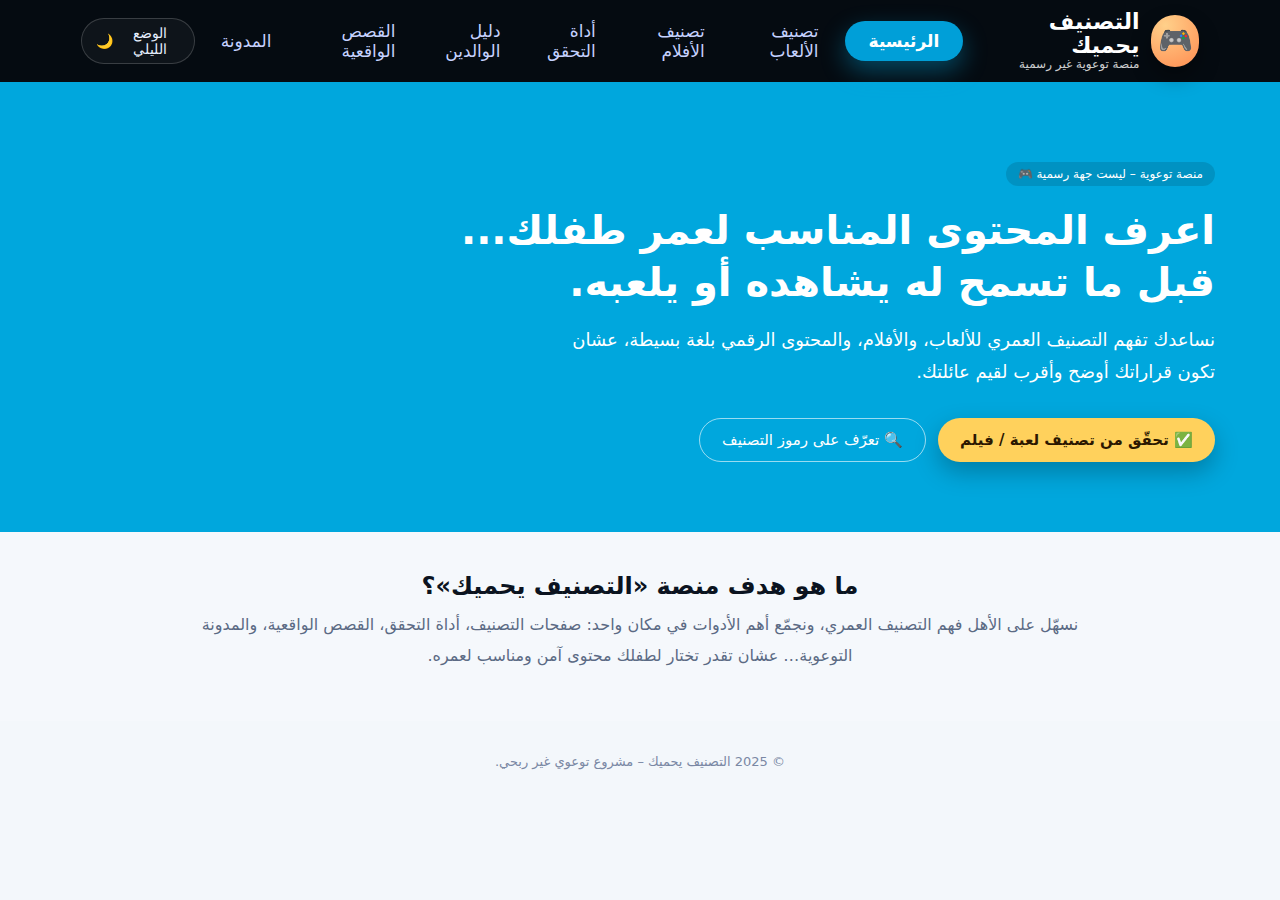
<file: index.html>
<!DOCTYPE html>
<html lang="ar" dir="rtl">
<head>
  <meta charset="UTF-8" />
  <title>التصنيف يحميك | الرئيسية</title>
  <meta name="viewport" content="width=device-width, initial-scale=1" />
  <link rel="stylesheet" href="style.css" />
</head>
<body class="theme-light">
  <!-- ========== HEADER ========== -->
  <header class="site-header">
    <div class="nav-container">
      <!-- الشعار -->
      <a href="index.html" class="brand">
        <div class="brand-icon">
          🎮
        </div>
        <div class="brand-text">
          <div class="brand-title">التصنيف يحميك</div>
          <div class="brand-tagline">منصة توعوية غير رسمية</div>
        </div>
      </a>

      <!-- زر المنيو (يظهر في الموبايل) -->
      <button class="nav-toggle" aria-label="فتح القائمة" aria-expanded="false">
        <span></span>
        <span></span>
        <span></span>
      </button>

      <!-- الروابط -->
      <nav class="nav-links" id="mainNav">
        <a href="index.html" class="nav-link current-link">الرئيسية</a>
        <a href="games.html" class="nav-link">تصنيف الألعاب</a>
        <a href="movies.html" class="nav-link">تصنيف الأفلام</a>
        <a href="check-rating.html" class="nav-link">أداة التحقق</a>
        <a href="parents.html" class="nav-link">دليل الوالدين</a>
        <a href="stories.html" class="nav-link">القصص الواقعية</a>
        <a href="blog.html" class="nav-link">المدونة</a>

        <button class="mode-toggle" type="button" id="modeToggle">
          <span class="mode-label">الوضع الليلي</span>
          <span class="mode-icon">🌙</span>
        </button>
      </nav>
    </div>
  </header>

  <!-- ========== HERO ========== -->
  <main>
    <section class="hero">
      <div class="hero-inner">
        <span class="hero-badge">منصة توعوية – ليست جهة رسمية 🎮</span>

        <h1 class="hero-title">
          اعرف المحتوى المناسب لعمر طفلك...<br />
          قبل ما تسمح له يشاهده أو يلعبه.
        </h1>

        <p class="hero-text">
          نساعدك تفهم التصنيف العمري للألعاب، والأفلام، والمحتوى الرقمي بلغة بسيطة،
          عشان تكون قراراتك أوضح وأقرب لقيم عائلتك.
        </p>

        <div class="hero-actions">
          <a href="checker.html" class="btn btn-primary">
            ✅ تحقّق من تصنيف لعبة / فيلم
          </a>
          <a href="games.html" class="btn btn-ghost">
            🔍 تعرّف على رموز التصنيف
          </a>
        </div>
      </div>
    </section>

    <!-- تعريف قصير بالموقع تحت الهيرو -->
    <section class="about-strip">
      <div class="about-inner">
        <h2>ما هو هدف منصة «التصنيف يحميك»؟</h2>
        <p>
          نسهّل على الأهل فهم التصنيف العمري، ونجمّع أهم الأدوات في مكان واحد:
          صفحات التصنيف، أداة التحقق، القصص الواقعية، والمدونة التوعوية… عشان
          تقدر تختار لطفلك محتوى آمن ومناسب لعمره.
        </p>
      </div>
    </section>
  </main>

  <!-- ========== FOOTER بسيط ========== -->
  <footer class="site-footer">
    <p>© 2025 التصنيف يحميك – مشروع توعوي غير ربحي.</p>
  </footer>

  <!-- ========== SCRIPTS ========== -->
  <script>
    // زر المنيو في الموبايل
    const navToggle = document.querySelector(".nav-toggle");
    const nav = document.getElementById("mainNav");

    navToggle.addEventListener("click", () => {
      const isOpen = nav.classList.toggle("nav-open");
      navToggle.classList.toggle("nav-open", isOpen);
      navToggle.setAttribute("aria-expanded", isOpen ? "true" : "false");
    });

    // إغلاق المنيو بعد الضغط على أي رابط في الموبايل
    nav.querySelectorAll("a").forEach((link) => {
      link.addEventListener("click", () => {
        if (nav.classList.contains("nav-open")) {
          nav.classList.remove("nav-open");
          navToggle.classList.remove("nav-open");
          navToggle.setAttribute("aria-expanded", "false");
        }
      });
    });

    // تبديل الوضع الليلي / النهاري
    const modeToggle = document.getElementById("modeToggle");
    const body = document.body;

    function setTheme(theme) {
      body.classList.remove("theme-light", "theme-dark");
      body.classList.add(theme);
      localStorage.setItem("tasneef-theme", theme);
      const isDark = theme === "theme-dark";
      modeToggle.querySelector(".mode-label").textContent = isDark
        ? "الوضع النهاري"
        : "الوضع الليلي";
      modeToggle.querySelector(".mode-icon").textContent = isDark ? "☀️" : "🌙";
    }

    // تحميل الثيم من التخزين
    const savedTheme = localStorage.getItem("tasneef-theme") || "theme-light";
    setTheme(savedTheme);

    modeToggle.addEventListener("click", () => {
      const nextTheme =
        body.classList.contains("theme-dark") ? "theme-light" : "theme-dark";
      setTheme(nextTheme);
    });
  </script>
</body>
</html>
</file>
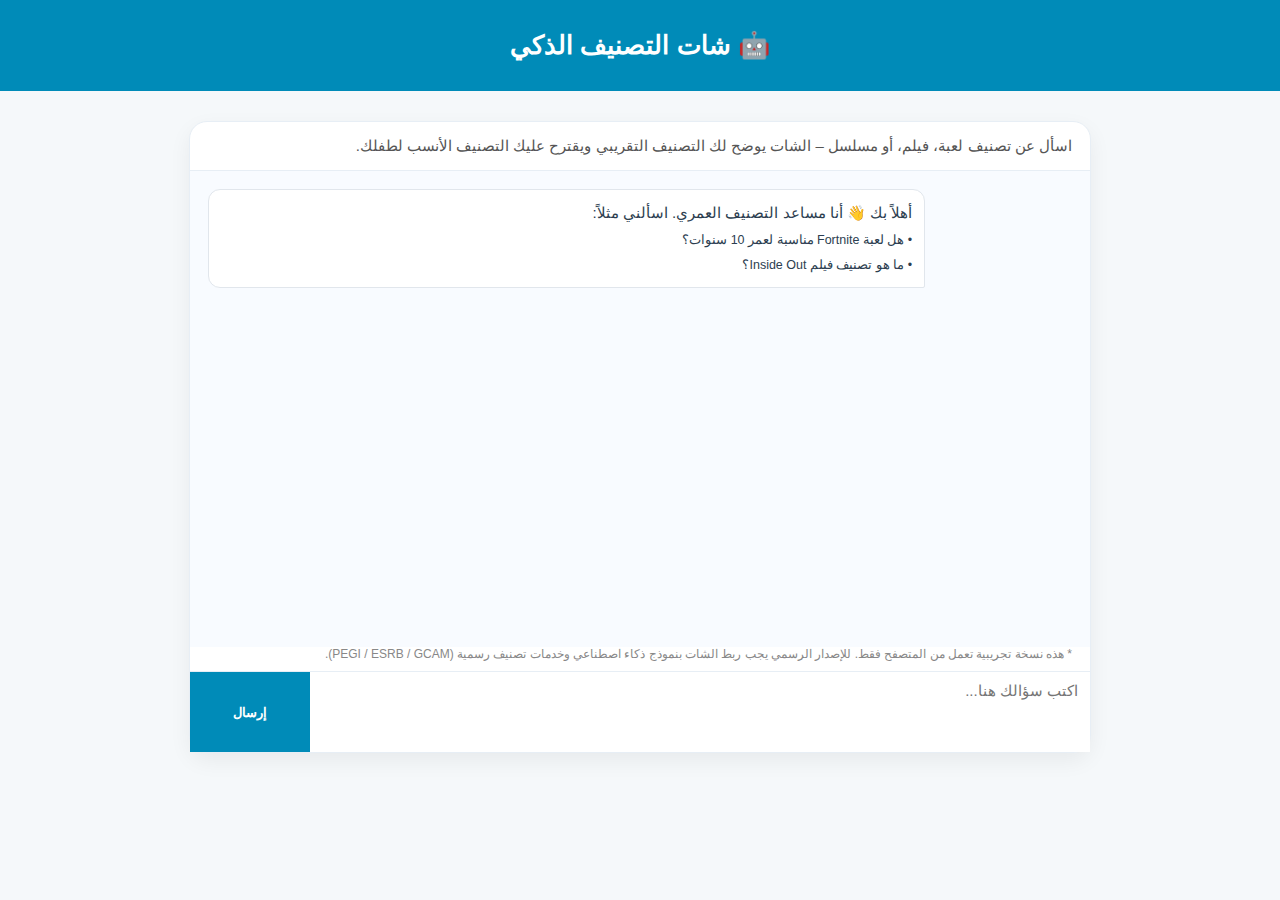
<file: ai-chat.html>
<!DOCTYPE html>
<html lang="ar" dir="rtl">
<head>
    <meta charset="UTF-8" />
    <meta name="viewport" content="width=device-width, initial-scale=1.0" />
    <title>شات التصنيف الذكي | التصنيف يحميك</title>

    <style>
        body {
            font-family:"Cairo",sans-serif;
            background:#f5f8fa;
            margin:0;
            padding:0;
            color:#2c3e50;
        }

        header {
            background:#008bb8;
            padding:30px;
            text-align:center;
            color:white;
            font-size:26px;
            font-weight:800;
        }

        .chat-wrapper {
            width:90%;
            max-width:900px;
            margin:30px auto 40px;
            background:#ffffff;
            border-radius:18px;
            box-shadow:0 8px 22px rgba(0,0,0,0.06);
            border:1px solid #e7eef5;
            display:flex;
            flex-direction:column;
            height:70vh;
            max-height:650px;
        }

        .chat-header {
            padding:15px 18px;
            border-bottom:1px solid #e7eef5;
            font-size:15px;
            color:#555;
        }

        .chat-messages {
            flex:1;
            padding:18px;
            overflow-y:auto;
            background:#f8fbff;
        }

        .msg {
            margin-bottom:15px;
            max-width:80%;
            padding:10px 12px;
            border-radius:12px;
            line-height:1.7;
            font-size:15px;
        }

        .msg-user {
            background:#008bb8;
            color:white;
            margin-left:auto;
            border-bottom-left-radius:2px;
        }

        .msg-bot {
            background:#ffffff;
            border:1px solid #e1e6ec;
            margin-right:auto;
            border-bottom-right-radius:2px;
        }

        .chat-input {
            display:flex;
            border-top:1px solid #e7eef5;
        }

        .chat-input textarea {
            flex:1;
            border:none;
            padding:10px 12px;
            font-family:"Cairo",sans-serif;
            resize:none;
            font-size:15px;
            height:60px;
        }

        .chat-input button {
            width:120px;
            border:none;
            background:#008bb8;
            color:white;
            font-weight:700;
            cursor:pointer;
        }

        .chat-input button:hover {
            background:#00739b;
        }

        .chat-note {
            font-size:12px;
            color:#888;
            padding:0 18px 10px;
        }
    </style>
</head>

<body>

<header> 🤖 شات التصنيف الذكي </header>

<div class="chat-wrapper">
    <div class="chat-header">
        اسأل عن تصنيف لعبة، فيلم، أو مسلسل – الشات يوضح لك التصنيف التقريبي ويقترح عليك التصنيف الأنسب لطفلك.
    </div>

    <div id="chat-messages" class="chat-messages">
        <div class="msg msg-bot">
            أهلاً بك 👋 أنا مساعد التصنيف العمري. اسألني مثلاً:<br>
            <small>• هل لعبة Fortnite مناسبة لعمر 10 سنوات؟<br>• ما هو تصنيف فيلم Inside Out؟</small>
        </div>
    </div>

    <div class="chat-note">
        * هذه نسخة تجريبية تعمل من المتصفح فقط. للإصدار الرسمي يجب ربط الشات بنموذج ذكاء اصطناعي وخدمات تصنيف رسمية (PEGI / ESRB / GCAM).
    </div>

    <div class="chat-input">
        <textarea id="user-input" placeholder="اكتب سؤالك هنا..."></textarea>
        <button onclick="sendMessage()">إرسال</button>
    </div>
</div>

<script>
function addMessage(text, sender = "bot") {
    const box = document.getElementById("chat-messages");
    const div = document.createElement("div");
    div.classList.add("msg");
    div.classList.add(sender === "user" ? "msg-user" : "msg-bot");
    div.innerHTML = text;
    box.appendChild(div);
    box.scrollTop = box.scrollHeight;
}

function sendMessage() {
    const input = document.getElementById("user-input");
    const text = input.value.trim();
    if (!text) return;

    addMessage(text, "user");
    input.value = "";

    // استجابة تجريبية – هنا لاحقاً يتم استبدالها باستدعاء API حقيقي
    setTimeout(() => {
        const reply = simulateAiReply(text);
        addMessage(reply, "bot");
    }, 500);
}

// منطق تجريبي بسيط – عشان تشوفي الفكرة
function simulateAiReply(question) {
    const q = question.toLowerCase();

    if (q.includes("fortnite")) {
        return `
        التصنيف التقريبي للعبة <strong>Fortnite</strong>:<br>
        • عالميًا: PEGI 12 / Teen<br>
        • السبب: عنف كرتوني، إطلاق نار، منافسة أونلاين.<br>
        <strong>النصيحة:</strong> لا يُنصح بها لمن هم أصغر من 10 سنوات، ويفضل تفعيل الرقابة الأبوية وتقليل وقت اللعب.
        `;
    }

    if (q.includes("gta")) {
        return `
        لعبة <strong>GTA V</strong> تصنّف عادة ضمن فئة 18+:<br>
        • عنف شديد، جريمة، لغة بذيئة، محتوى غير مناسب للصغار.<br>
        <strong>النصيحة:</strong> لا يُنصح بها نهائيًا للأطفال أو المراهقين الصغار.
        `;
    }

    if (q.includes("inside out")) {
        return `
        فيلم <strong>Inside Out</strong>:<br>
        • مناسب غالبًا لفئة عائلية (تصنيف عام / إرشادي).<br>
        • يتناول مشاعر الطفلة بشكل لطيف وقد يحتاج توضيح من الأهل لبعض المشاهد العاطفية.<br>
        <strong>النصيحة:</strong> مناسب للأطفال مع وجود أحد الوالدين للحوار حول المشاعر.
        `;
    }

    return `
    شكرًا لسؤالك 🌟<br>
    هذه نسخة تجريبية من الشات، تعطي اجابات تقريبية فقط.<br>
    للإجابة الدقيقة، يُفضّل مراجعة التصنيف الرسمي في قواعد البيانات مثل PEGI / ESRB أو استخدام أداة "تحقق من التصنيف" في الموقع.
    `;
}
</script>

</body>
</html>
</file>
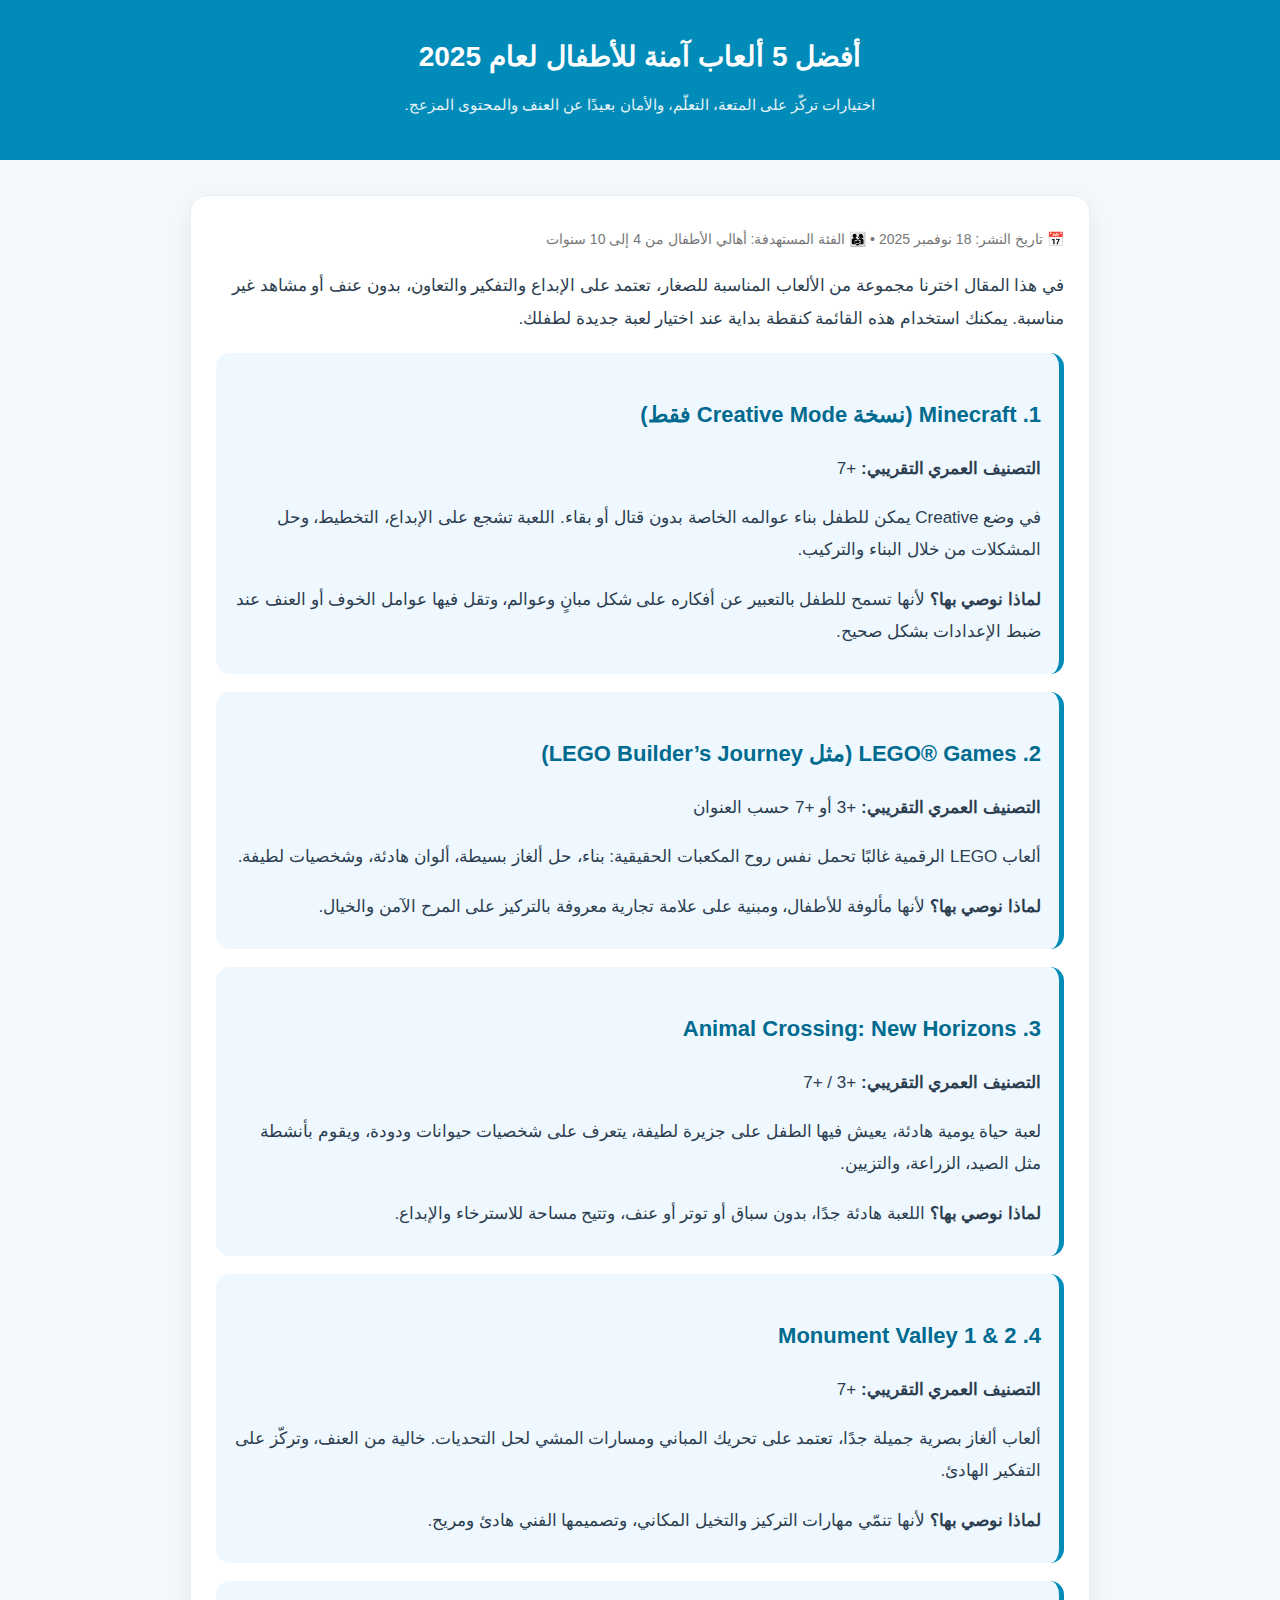
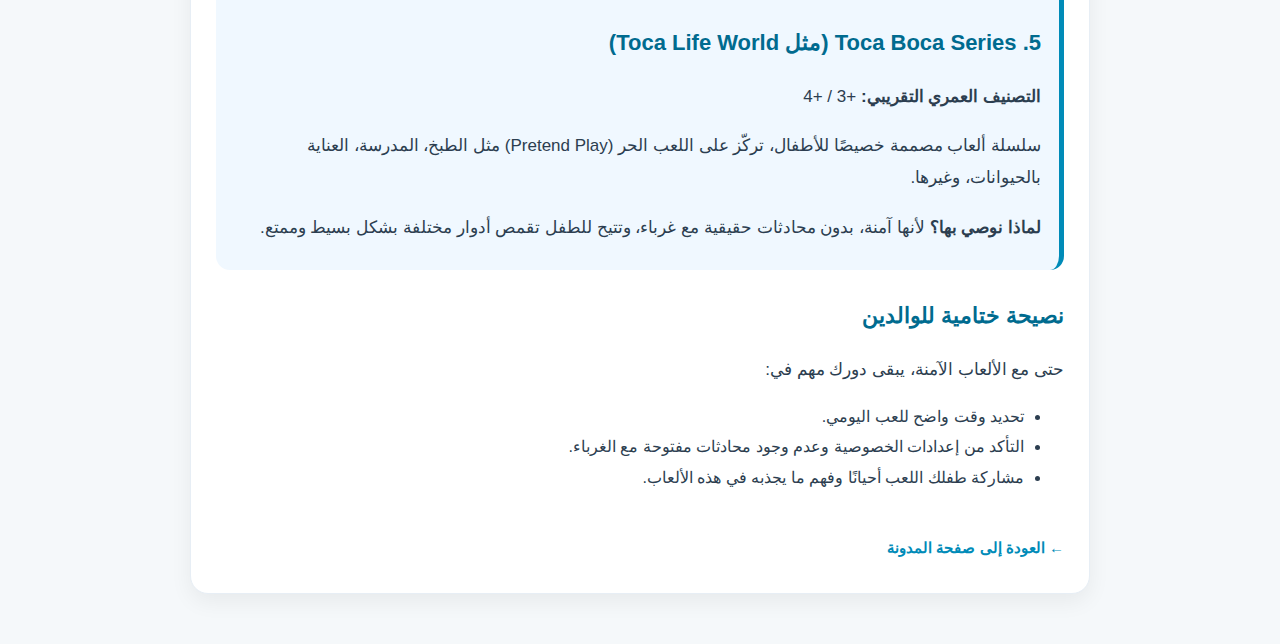
<file: blog-5-safe-games.html>
<!DOCTYPE html>
<html lang="ar" dir="rtl">
<head>
    <meta charset="UTF-8" />
    <meta name="viewport" content="width=device-width, initial-scale=1.0" />
    <title>أفضل 5 ألعاب آمنة للأطفال لعام 2025 | التصنيف يحميك</title>
    <link rel="stylesheet" href="style.css" />

    <style>
        body {
            font-family: "Cairo", sans-serif;
            background-color: #f5f8fa;
            margin: 0;
            padding: 0;
            color: #2c3e50;
            line-height: 1.9;
        }

        header {
            background: #008bb8;
            padding: 30px;
            text-align: center;
            color: white;
        }

        header h1 {
            margin: 0;
            font-size: 28px;
            font-weight: 800;
        }

        header p {
            margin-top: 8px;
            font-size: 15px;
            opacity: 0.9;
        }

        .article-container {
            width: 85%;
            max-width: 900px;
            margin: 35px auto 50px;
            background: #ffffff;
            padding: 30px 25px;
            border-radius: 18px;
            box-shadow: 0px 8px 22px rgba(0,0,0,0.06);
            border: 1px solid #e7eef5;
        }

        .meta {
            font-size: 14px;
            color: #777;
            margin-bottom: 18px;
        }

        h2 {
            font-size: 22px;
            margin-top: 25px;
            margin-bottom: 8px;
            color: #006b8f;
        }

        p {
            font-size: 17px;
            margin-bottom: 10px;
        }

        .game-box {
            margin-top: 18px;
            padding: 16px 18px;
            border-radius: 14px;
            background: #f0f8ff;
            border-right: 5px solid #008bb8;
        }

        .back-link {
            display: inline-block;
            margin-top: 25px;
            font-size: 15px;
            color: #008bb8;
            text-decoration: none;
            font-weight: 700;
        }

        .back-link:hover {
            text-decoration: underline;
        }
    </style>
</head>

<body>

<header>
    <h1>أفضل 5 ألعاب آمنة للأطفال لعام 2025</h1>
    <p>اختيارات تركّز على المتعة، التعلّم، والأمان بعيدًا عن العنف والمحتوى المزعج.</p>
</header>

<main>
    <div class="article-container">

        <div class="meta">
            📅 تاريخ النشر: 18 نوفمبر 2025  
            • 👨‍👩‍👧 الفئة المستهدفة: أهالي الأطفال من 4 إلى 10 سنوات
        </div>

        <p>
            في هذا المقال اخترنا مجموعة من الألعاب المناسبة للصغار، تعتمد على الإبداع
            والتفكير والتعاون، بدون عنف أو مشاهد غير مناسبة. يمكنك استخدام هذه القائمة
            كنقطة بداية عند اختيار لعبة جديدة لطفلك.
        </p>

        <!-- لعبة 1 -->
        <div class="game-box">
            <h2>1. Minecraft (نسخة Creative Mode فقط)</h2>
            <p><strong>التصنيف العمري التقريبي:</strong> +7</p>
            <p>
                في وضع Creative يمكن للطفل بناء عوالمه الخاصة بدون قتال أو بقاء. اللعبة
                تشجع على الإبداع، التخطيط، وحل المشكلات من خلال البناء والتركيب.
            </p>
            <p><strong>لماذا نوصي بها؟</strong> لأنها تسمح للطفل بالتعبير عن أفكاره على شكل مبانٍ وعوالم، وتقل فيها عوامل الخوف أو العنف عند ضبط الإعدادات بشكل صحيح.</p>
        </div>

        <!-- لعبة 2 -->
        <div class="game-box">
            <h2>2. LEGO® Games (مثل LEGO Builder’s Journey)</h2>
            <p><strong>التصنيف العمري التقريبي:</strong> +3 أو +7 حسب العنوان</p>
            <p>
                ألعاب LEGO الرقمية غالبًا تحمل نفس روح المكعبات الحقيقية: بناء، حل ألغاز
                بسيطة، ألوان هادئة، وشخصيات لطيفة.
            </p>
            <p><strong>لماذا نوصي بها؟</strong> لأنها مألوفة للأطفال، ومبنية على علامة تجارية معروفة بالتركيز على المرح الآمن والخيال.</p>
        </div>

        <!-- لعبة 3 -->
        <div class="game-box">
            <h2>3. Animal Crossing: New Horizons</h2>
            <p><strong>التصنيف العمري التقريبي:</strong> +3 / +7</p>
            <p>
                لعبة حياة يومية هادئة، يعيش فيها الطفل على جزيرة لطيفة، يتعرف على شخصيات
                حيوانات ودودة، ويقوم بأنشطة مثل الصيد، الزراعة، والتزيين.
            </p>
            <p><strong>لماذا نوصي بها؟</strong> اللعبة هادئة جدًا، بدون سباق أو توتر أو عنف، وتتيح مساحة للاسترخاء والإبداع.</p>
        </div>

        <!-- لعبة 4 -->
        <div class="game-box">
            <h2>4. Monument Valley 1 & 2</h2>
            <p><strong>التصنيف العمري التقريبي:</strong> +7</p>
            <p>
                ألعاب ألغاز بصرية جميلة جدًا، تعتمد على تحريك المباني ومسارات المشي
                لحل التحديات. خالية من العنف، وتركّز على التفكير الهادئ.
            </p>
            <p><strong>لماذا نوصي بها؟</strong> لأنها تنمّي مهارات التركيز والتخيل المكاني، وتصميمها الفني هادئ ومريح.</p>
        </div>

        <!-- لعبة 5 -->
        <div class="game-box">
            <h2>5. Toca Boca Series (مثل Toca Life World)</h2>
            <p><strong>التصنيف العمري التقريبي:</strong> +3 / +4</p>
            <p>
                سلسلة ألعاب مصممة خصيصًا للأطفال، تركّز على اللعب الحر (Pretend Play)
                مثل الطبخ، المدرسة، العناية بالحيوانات، وغيرها.
            </p>
            <p><strong>لماذا نوصي بها؟</strong> لأنها آمنة، بدون محادثات حقيقية مع غرباء، وتتيح للطفل تقمص أدوار مختلفة بشكل بسيط وممتع.</p>
        </div>

        <h2>نصيحة ختامية للوالدين</h2>
        <p>
            حتى مع الألعاب الآمنة، يبقى دورك مهم في:
        </p>
        <ul>
            <li>تحديد وقت واضح للعب اليومي.</li>
            <li>التأكد من إعدادات الخصوصية وعدم وجود محادثات مفتوحة مع الغرباء.</li>
            <li>مشاركة طفلك اللعب أحيانًا وفهم ما يجذبه في هذه الألعاب.</li>
        </ul>

        <a class="back-link" href="blog.html">← العودة إلى صفحة المدونة</a>

    </div>
</main>

</body>
</html>
</file>
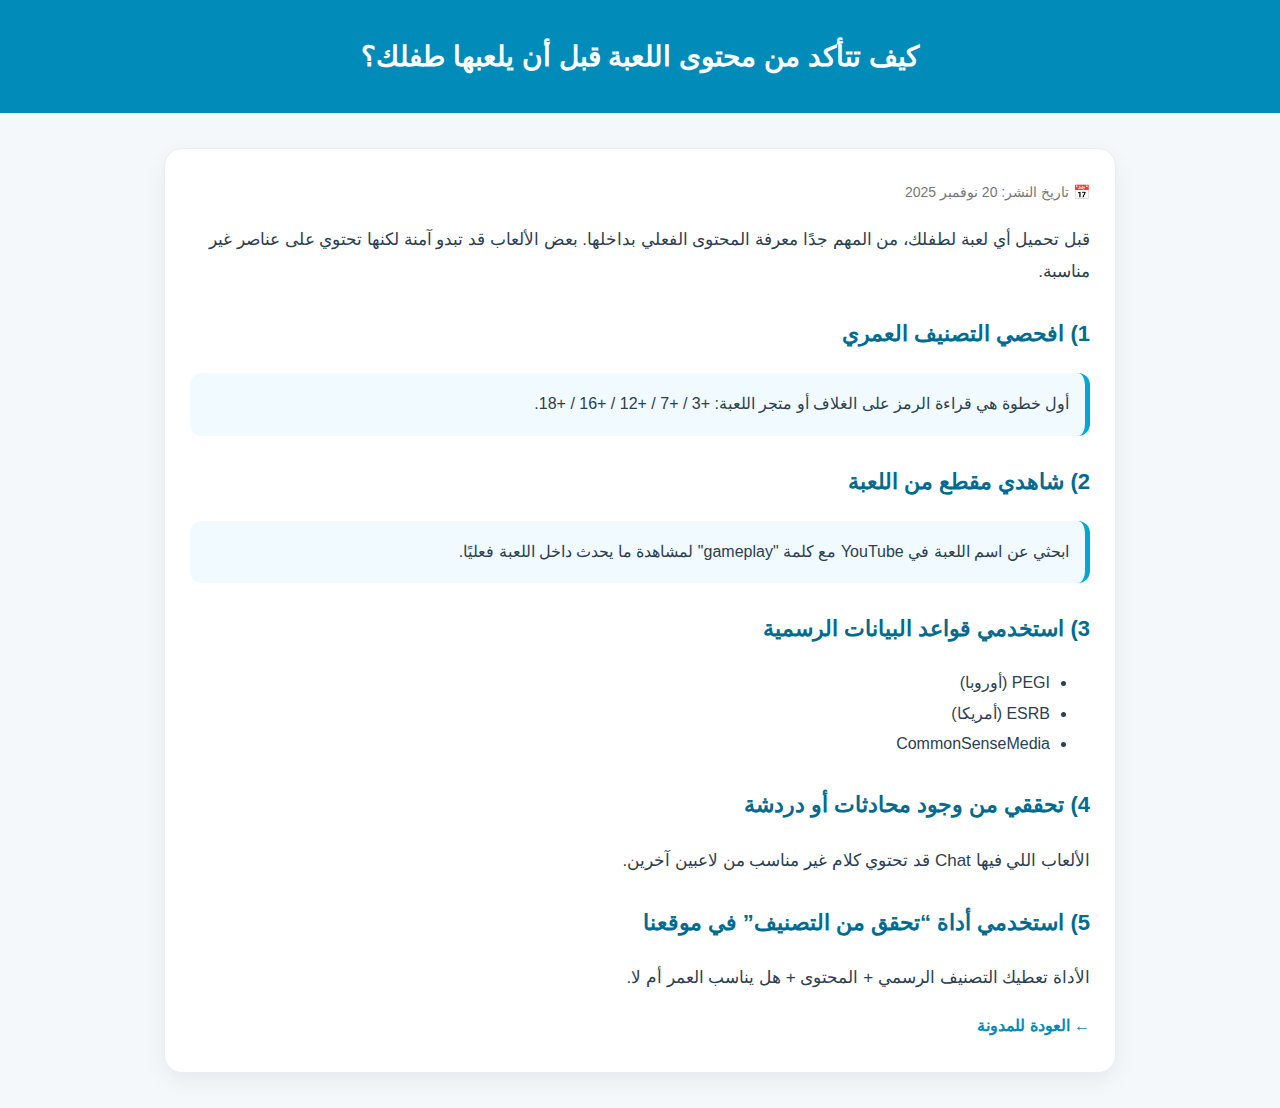
<file: blog-check-games.html>
<!DOCTYPE html>
<html lang="ar" dir="rtl">
<head>
    <meta charset="UTF-8" />
    <meta name="viewport" content="width=device-width, initial-scale=1" />
    <title>كيف تتأكد من محتوى اللعبة قبل أن يلعبها طفلك؟ | التصنيف يحميك</title>

    <style>
        body { font-family:"Cairo",sans-serif; background:#f5f8fa; margin:0; padding:0; color:#2c3e50; line-height:1.9;}
        header { background:#008bb8; padding:30px; text-align:center; color:white; }
        header h1 { margin:0; font-size:28px; font-weight:800; }
        .article-container {
            width:85%; max-width:900px; margin:35px auto;
            background:#fff; padding:30px 25px; border-radius:18px;
            box-shadow:0 8px 22px rgba(0,0,0,0.06); border:1px solid #e7eef5;
        }
        .meta{ color:#777; font-size:14px; margin-bottom:18px;}
        h2{ font-size:22px; margin-top:25px; color:#006b8f;}
        p{font-size:17px;}
        .step-box{
            background:#f0faff; padding:16px; border-right:5px solid #00a6d6;
            border-radius:12px; margin-bottom:18px;
        }
        .back-link{ margin-top:20px; color:#008bb8; font-weight:700; text-decoration:none;}
    </style>
</head>

<body>

<header>
    <h1>كيف تتأكد من محتوى اللعبة قبل أن يلعبها طفلك؟</h1>
</header>

<main>
    <div class="article-container">

        <div class="meta">📅 تاريخ النشر: 20 نوفمبر 2025</div>

        <p>
            قبل تحميل أي لعبة لطفلك، من المهم جدًا معرفة المحتوى الفعلي بداخلها.
            بعض الألعاب قد تبدو آمنة لكنها تحتوي على عناصر غير مناسبة.
        </p>

        <h2>1) افحصي التصنيف العمري</h2>
        <div class="step-box">
            أول خطوة هي قراءة الرمز على الغلاف أو متجر اللعبة: +3 / +7 / +12 / +16 / +18.
        </div>

        <h2>2) شاهدي مقطع من اللعبة</h2>
        <div class="step-box">
            ابحثي عن اسم اللعبة في YouTube مع كلمة "gameplay" لمشاهدة ما يحدث داخل اللعبة فعليًا.
        </div>

        <h2>3) استخدمي قواعد البيانات الرسمية</h2>
        <ul>
            <li>PEGI (أوروبا)</li>
            <li>ESRB (أمريكا)</li>
            <li>CommonSenseMedia</li>
        </ul>

        <h2>4) تحققي من وجود محادثات أو دردشة</h2>
        <p>الألعاب اللي فيها Chat قد تحتوي كلام غير مناسب من لاعبين آخرين.</p>

        <h2>5) استخدمي أداة “تحقق من التصنيف” في موقعنا</h2>
        <p>الأداة تعطيك التصنيف الرسمي + المحتوى + هل يناسب العمر أم لا.</p>

        <a class="back-link" href="blog.html">← العودة للمدونة</a>

    </div>
</main>

</body>
</html>
</file>
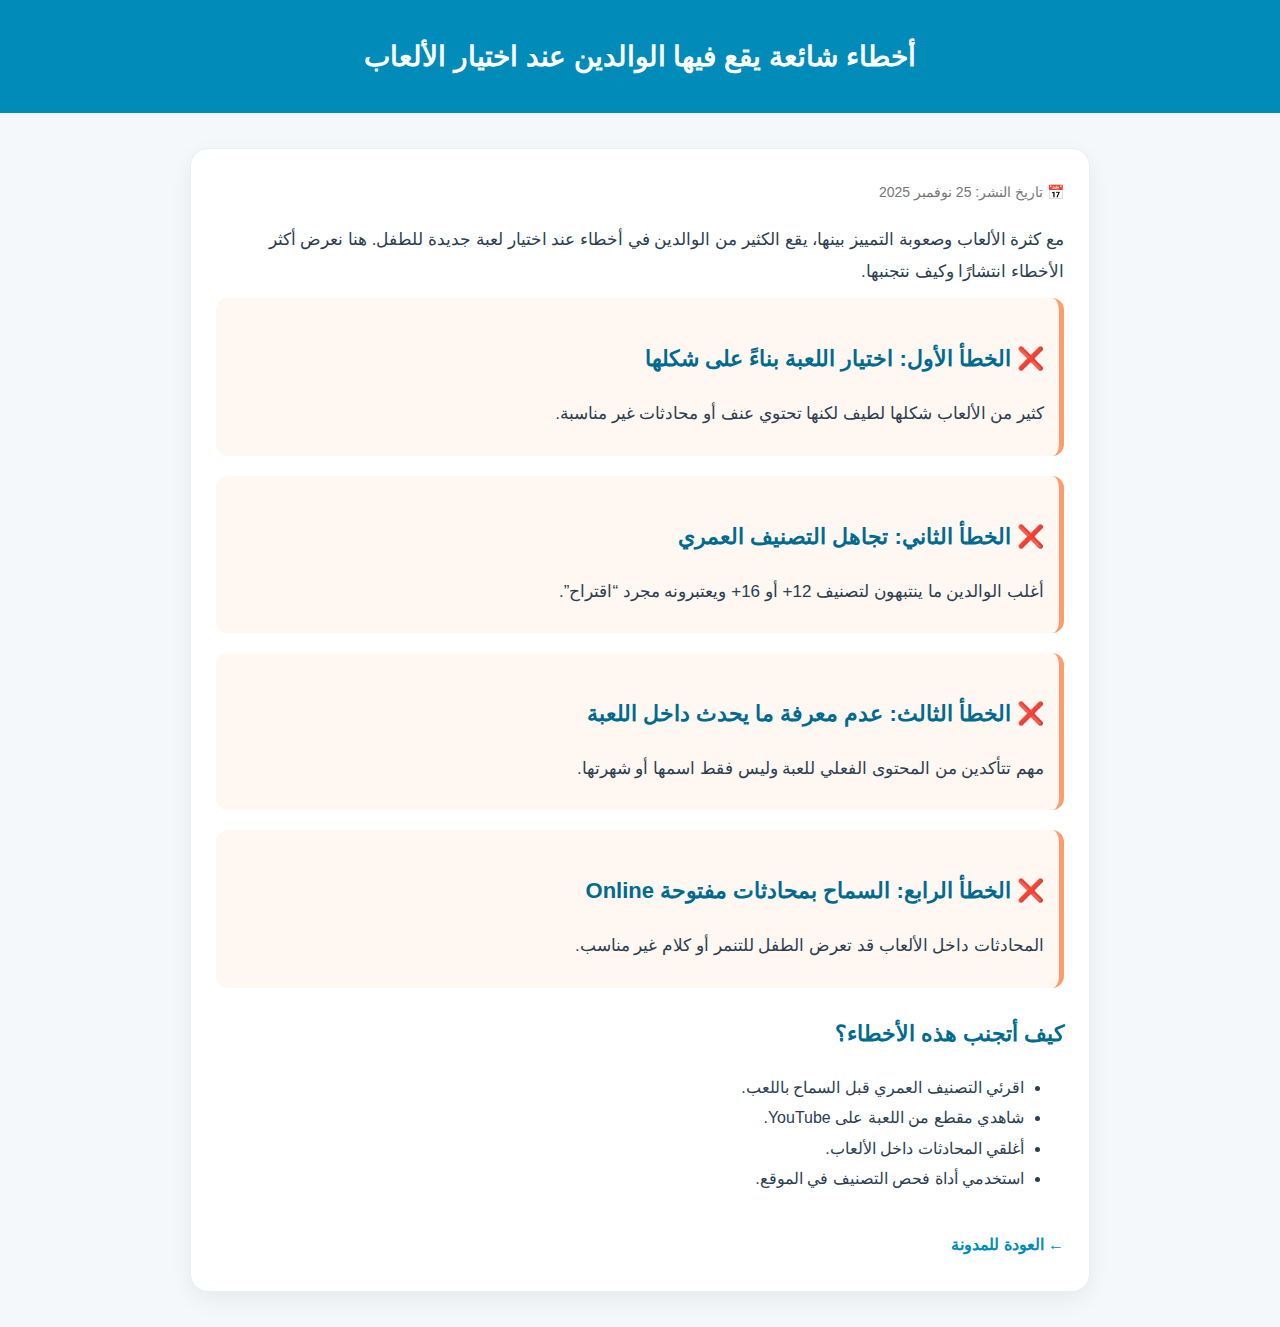
<file: blog-common-mistakes.html>
<!DOCTYPE html>
<html lang="ar" dir="rtl">
<head>
    <meta charset="UTF-8" />
    <meta name="viewport" content="width=device-width, initial-scale=1.0" />
    <title>أخطاء شائعة يقع فيها الوالدين عند اختيار الألعاب | التصنيف يحميك</title>
    <link rel="stylesheet" href="style.css" />

    <style>
        body { font-family:"Cairo",sans-serif; background:#f5f8fa; margin:0; padding:0; color:#2c3e50; line-height:1.9; }
        header { background:#008bb8; padding:30px; text-align:center; color:white; }
        header h1 { margin:0; font-size:28px; font-weight:800; }
        .article-container {
            width:85%; max-width:900px; margin:35px auto; background:#fff;
            padding:30px 25px; border-radius:18px; box-shadow:0 8px 22px rgba(0,0,0,0.06);
            border:1px solid #e7eef5;
        }
        .meta { font-size:14px; color:#777; margin-bottom:18px; }
        h2 { font-size:22px; margin-top:25px; color:#006b8f; }
        p { font-size:17px; margin-bottom:10px; }
        .mistake-box {
            background:#fff7f2; border-right:5px solid #ff9c6b; padding:15px;
            border-radius:12px; margin-bottom:20px;
        }
        .back-link { display:inline-block; margin-top:20px; color:#008bb8; font-weight:700; text-decoration:none; }
    </style>
</head>

<body>

<header>
    <h1>أخطاء شائعة يقع فيها الوالدين عند اختيار الألعاب</h1>
</header>

<main>
    <div class="article-container">
        
        <div class="meta">📅 تاريخ النشر: 25 نوفمبر 2025</div>

        <p>
            مع كثرة الألعاب وصعوبة التمييز بينها، يقع الكثير من الوالدين في أخطاء
            عند اختيار لعبة جديدة للطفل. هنا نعرض أكثر الأخطاء انتشارًا وكيف نتجنبها.
        </p>

        <div class="mistake-box">
            <h2>❌ الخطأ الأول: اختيار اللعبة بناءً على شكلها</h2>
            <p>كثير من الألعاب شكلها لطيف لكنها تحتوي عنف أو محادثات غير مناسبة.</p>
        </div>

        <div class="mistake-box">
            <h2>❌ الخطأ الثاني: تجاهل التصنيف العمري</h2>
            <p>أغلب الوالدين ما ينتبهون لتصنيف 12+ أو 16+ ويعتبرونه مجرد “اقتراح”.</p>
        </div>

        <div class="mistake-box">
            <h2>❌ الخطأ الثالث: عدم معرفة ما يحدث داخل اللعبة</h2>
            <p>مهم تتأكدين من المحتوى الفعلي للعبة وليس فقط اسمها أو شهرتها.</p>
        </div>

        <div class="mistake-box">
            <h2>❌ الخطأ الرابع: السماح بمحادثات مفتوحة Online</h2>
            <p>المحادثات داخل الألعاب قد تعرض الطفل للتنمر أو كلام غير مناسب.</p>
        </div>

        <h2>كيف أتجنب هذه الأخطاء؟</h2>
        <ul>
            <li>اقرئي التصنيف العمري قبل السماح باللعب.</li>
            <li>شاهدي مقطع من اللعبة على YouTube.</li>
            <li>أغلقي المحادثات داخل الألعاب.</li>
            <li>استخدمي أداة فحص التصنيف في الموقع.</li>
        </ul>

        <a class="back-link" href="blog.html">← العودة للمدونة</a>

    </div>
</main>

</body>
</html>
</file>
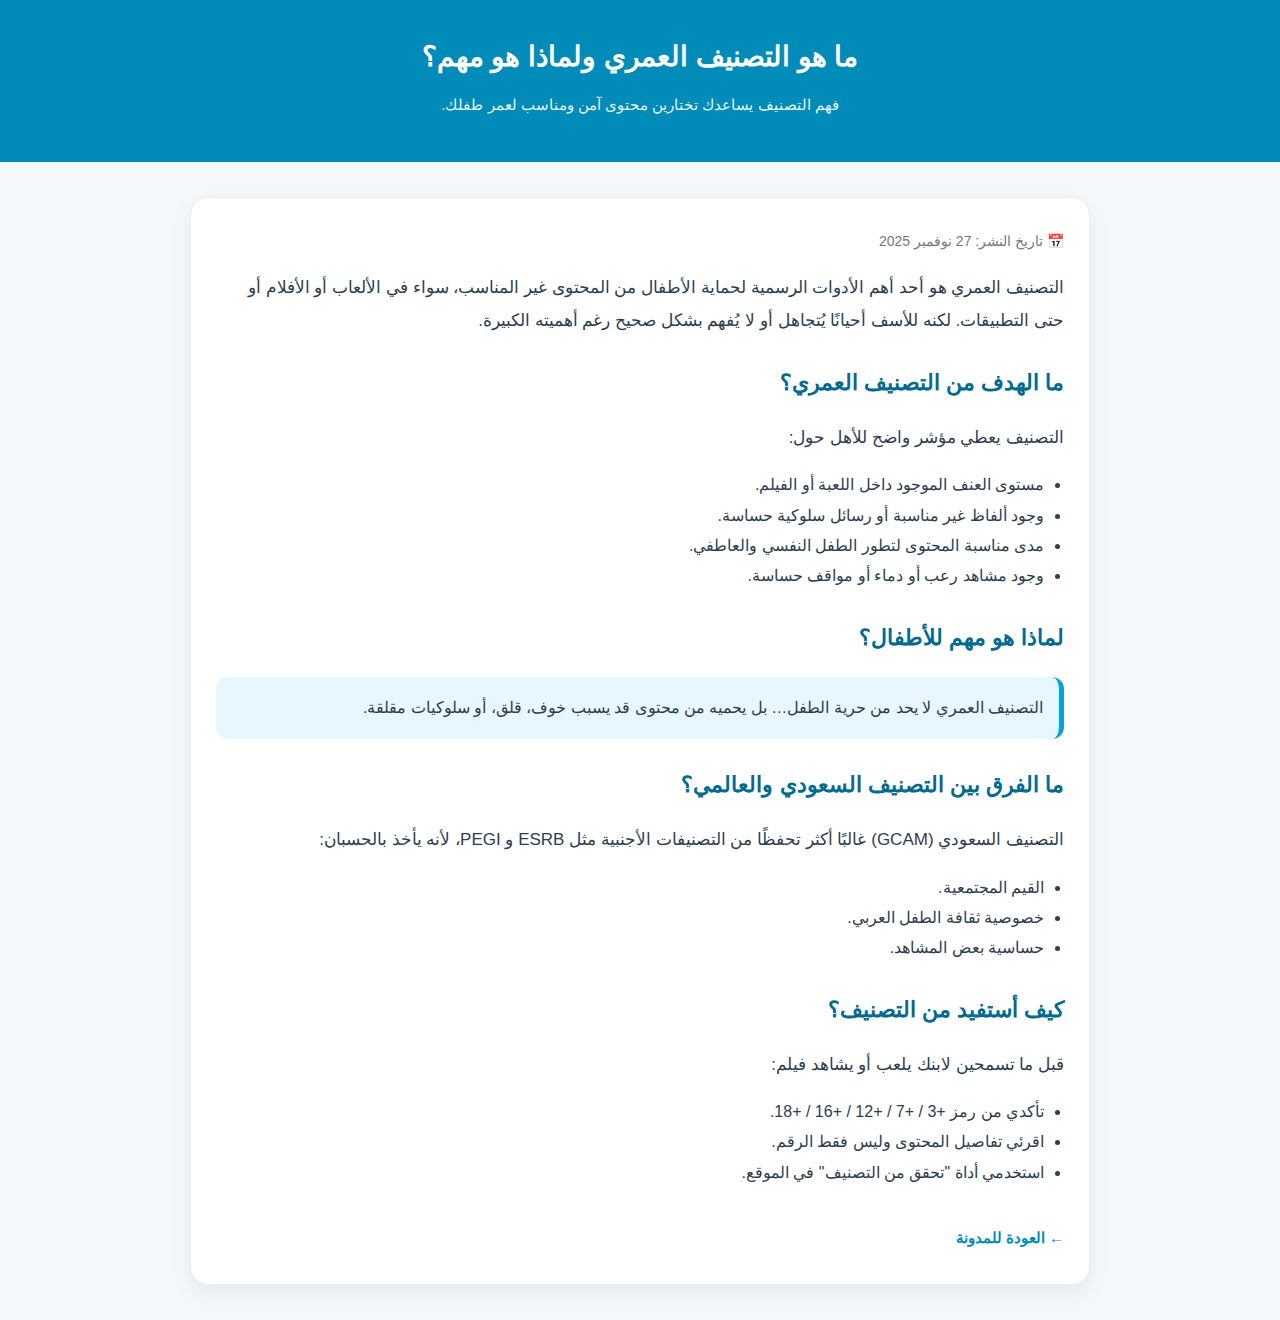
<file: blog-what-is-rating.html>
<!DOCTYPE html>
<html lang="ar" dir="rtl">
<head>
    <meta charset="UTF-8" />
    <meta name="viewport" content="width=device-width, initial-scale=1.0" />
    <title>ما هو التصنيف العمري ولماذا هو مهم؟ | التصنيف يحميك</title>
    <link rel="stylesheet" href="style.css" />

    <style>
        body { font-family: "Cairo", sans-serif; background:#f5f8fa; margin:0; padding:0; color:#2c3e50; line-height:1.9; }
        header { background:#008bb8; padding:30px; text-align:center; color:white; }
        header h1 { margin:0; font-size:28px; font-weight:800; }
        header p { margin-top:8px; font-size:15px; opacity:0.9; }
        .article-container {
            width:85%; max-width:900px; margin:35px auto; background:#fff;
            padding:30px 25px; border-radius:18px; box-shadow:0px 8px 22px rgba(0,0,0,0.06);
            border:1px solid #e7eef5;
        }
        .meta { font-size:14px; color:#777; margin-bottom:18px; }
        h2 { font-size:22px; margin-top:25px; color:#006b8f; }
        p { font-size:17px; margin-bottom:12px; }
        ul { padding-right:20px; }
        .tip-box {
            background:#e8f7ff; padding:16px; border-right:5px solid #00a6d6;
            border-radius:12px; margin:18px 0;
        }
        .back-link { display:inline-block; margin-top:20px; font-size:15px; color:#008bb8; font-weight:700; text-decoration:none; }
        .back-link:hover { text-decoration:underline; }
    </style>
</head>

<body>

<header>
    <h1>ما هو التصنيف العمري ولماذا هو مهم؟</h1>
    <p>فهم التصنيف يساعدك تختارين محتوى آمن ومناسب لعمر طفلك.</p>
</header>

<main>
    <div class="article-container">

        <div class="meta">📅 تاريخ النشر: 27 نوفمبر 2025</div>

        <p>
            التصنيف العمري هو أحد أهم الأدوات الرسمية لحماية الأطفال من المحتوى غير المناسب،
            سواء في الألعاب أو الأفلام أو حتى التطبيقات. لكنه للأسف أحيانًا يُتجاهل أو لا يُفهم
            بشكل صحيح رغم أهميته الكبيرة.
        </p>

        <h2>ما الهدف من التصنيف العمري؟</h2>
        <p>التصنيف يعطي مؤشر واضح للأهل حول:</p>

        <ul>
            <li>مستوى العنف الموجود داخل اللعبة أو الفيلم.</li>
            <li>وجود ألفاظ غير مناسبة أو رسائل سلوكية حساسة.</li>
            <li>مدى مناسبة المحتوى لتطور الطفل النفسي والعاطفي.</li>
            <li>وجود مشاهد رعب أو دماء أو مواقف حساسة.</li>
        </ul>

        <h2>لماذا هو مهم للأطفال؟</h2>
        <div class="tip-box">
            التصنيف العمري لا يحد من حرية الطفل… بل يحميه من محتوى قد يسبب خوف، قلق، أو سلوكيات مقلقة.
        </div>

        <h2>ما الفرق بين التصنيف السعودي والعالمي؟</h2>
        <p>التصنيف السعودي (GCAM) غالبًا أكثر تحفظًا من التصنيفات الأجنبية مثل ESRB و PEGI، لأنه يأخذ بالحسبان:</p>

        <ul>
            <li>القيم المجتمعية.</li>
            <li>خصوصية ثقافة الطفل العربي.</li>
            <li>حساسية بعض المشاهد.</li>
        </ul>

        <h2>كيف أستفيد من التصنيف؟</h2>
        <p>قبل ما تسمحين لابنك يلعب أو يشاهد فيلم:</p>

        <ul>
            <li>تأكدي من رمز +3 / +7 / +12 / +16 / +18.</li>
            <li>اقرئي تفاصيل المحتوى وليس فقط الرقم.</li>
            <li>استخدمي أداة "تحقق من التصنيف" في الموقع.</li>
        </ul>

        <a class="back-link" href="blog.html">← العودة للمدونة</a>

    </div>
</main>

</body>
</html>
</file>
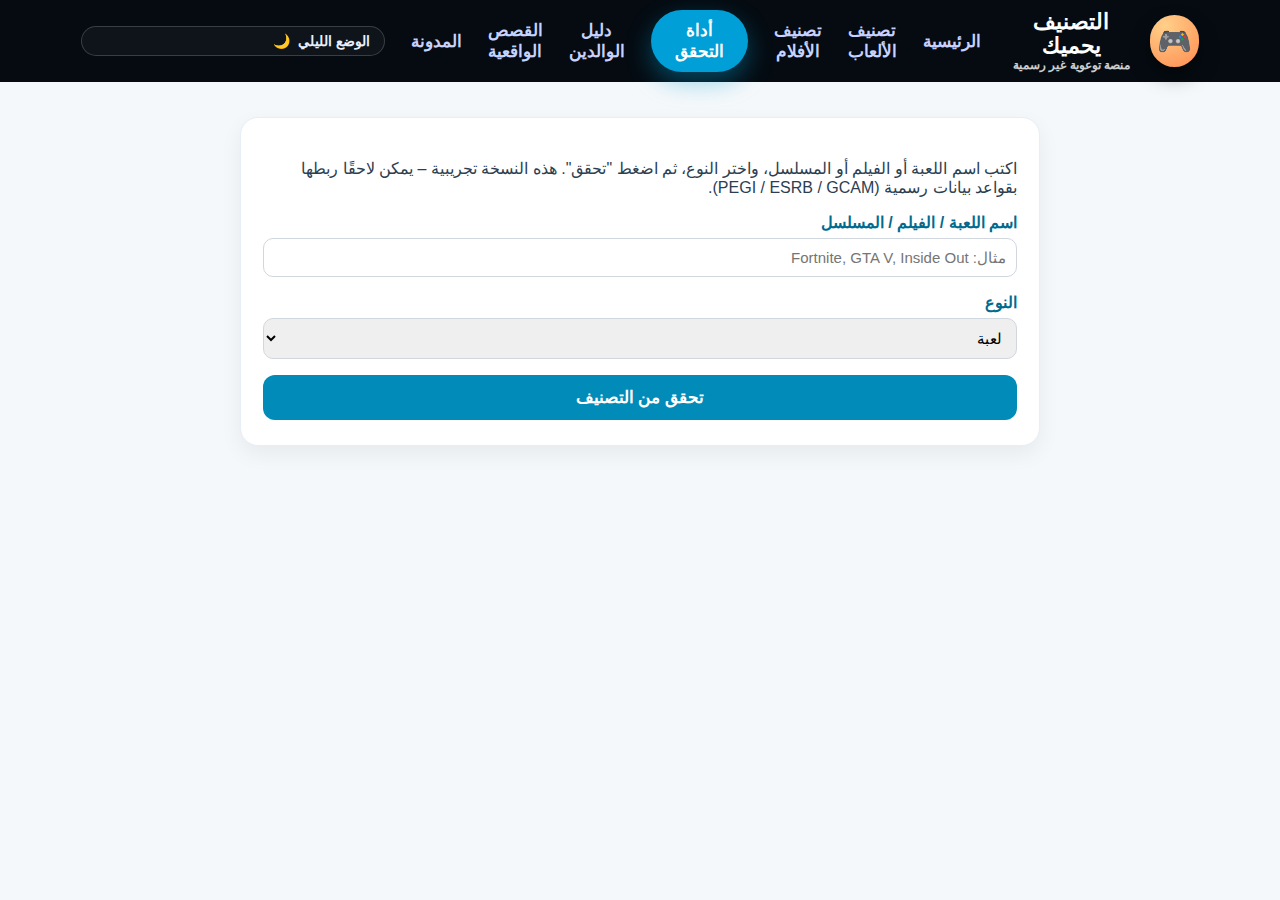
<file: check-rating.html>
<!DOCTYPE html>
<html lang="ar" dir="rtl">
<head>
    <meta charset="UTF-8" />
    <meta name="viewport" content="width=device-width, initial-scale=1.0" />
    <title>أداة التحقق من التصنيف | التصنيف يحميك</title>
    <link rel="stylesheet" href="style.css" />

    <style>
        body {
            font-family: "Cairo", sans-serif;
            background:#f5f8fa;
            margin:0;
            padding:0;
            color:#2c3e50;
        }

        header {
            background:#008bb8;
            padding:30px;
            text-align:center;
            color:white;
            font-size:28px;
            font-weight:800;
        }

        .tool-container {
            width:90%;
            max-width:800px;
            margin:35px auto 60px;
            background:#ffffff;
            padding:25px 22px;
            border-radius:18px;
            box-shadow:0px 8px 22px rgba(0,0,0,0.06);
            border:1px solid #e7eef5;
        }

        label {
            display:block;
            margin-bottom:6px;
            font-weight:600;
            color:#006b8f;
        }

        input, select {
            width:100%;
            padding:10px;
            margin-bottom:16px;
            border-radius:10px;
            border:1px solid #d0d7de;
            font-family:"Cairo",sans-serif;
            font-size:15px;
        }

        button {
            width:100%;
            padding:12px;
            border-radius:12px;
            border:none;
            background:#008bb8;
            color:white;
            font-size:17px;
            font-weight:700;
            cursor:pointer;
        }

        button:hover {
            background:#00739b;
        }

        .result-card {
            margin-top:22px;
            padding:18px;
            border-radius:14px;
            background:#f0faff;
            border-right:6px solid #008bb8;
        }

        .result-title {
            font-weight:800;
            color:#006b8f;
            margin-bottom:8px;
        }

        .result-row {
            margin-bottom:4px;
            font-size:15px;
        }

        .note {
            font-size:13px;
            margin-top:10px;
            color:#777;
        }
    </style>
</head>

<body>

<header class="site-header">
    <div class="nav-container">
      <!-- الشعار -->
      <a href="index.html" class="brand">
        <div class="brand-icon">
          🎮
        </div>
        <div class="brand-text">
          <div class="brand-title">التصنيف يحميك</div>
          <div class="brand-tagline">منصة توعوية غير رسمية</div>
        </div>
      </a>

      <!-- زر المنيو (يظهر في الموبايل) -->
      <button class="nav-toggle" aria-label="فتح القائمة" aria-expanded="false">
        <span></span>
        <span></span>
        <span></span>
      </button>

      <!-- الروابط -->
      <nav class="nav-links" id="mainNav">
        <a href="index.html" class="nav-link">الرئيسية</a>
        <a href="games.html" class="nav-link">تصنيف الألعاب</a>
        <a href="movies.html" class="nav-link">تصنيف الأفلام</a>
        <a href="check-rating.html" class="nav-link current-link">أداة التحقق</a>
        <a href="parents.html" class="nav-link">دليل الوالدين</a>
        <a href="stories.html" class="nav-link">القصص الواقعية</a>
        <a href="blog.html" class="nav-link">المدونة</a>

        <button class="mode-toggle" type="button" id="modeToggle">
          <span class="mode-label">الوضع الليلي</span>
          <span class="mode-icon">🌙</span>
        </button>
      </nav>
    </div>
  </header>



<main>
    <div class="tool-container">
        <p>
            اكتب اسم اللعبة أو الفيلم أو المسلسل، واختر النوع، ثم اضغط "تحقق".
            هذه النسخة تجريبية – يمكن لاحقًا ربطها بقواعد بيانات رسمية (PEGI / ESRB / GCAM).
        </p>

        <label for="title-input">اسم اللعبة / الفيلم / المسلسل</label>
        <input id="title-input" type="text" placeholder="مثال: Fortnite, GTA V, Inside Out" />

        <label for="type-select">النوع</label>
        <select id="type-select">
            <option value="game">لعبة</option>
            <option value="movie">فيلم</option>
            <option value="series">مسلسل</option>
        </select>

        <button onclick="checkRating()">تحقق من التصنيف</button>

        <div id="result" class="result-card" style="display:none;">
            <div class="result-title">نتيجة التحقق</div>
            <div class="result-row" id="sa-rating"></div>
            <div class="result-row" id="global-rating"></div>
            <div class="result-row" id="content-info"></div>
            <div class="result-row" id="summary"></div>
            <p class="note">
                * هذه النتيجة تقريبية كتجربة للموقع. للإصدار الرسمي يجب ربط الأداة بمصادر موثوقة.
            </p>
        </div>
    </div>
</main>

<script>
function checkRating() {
    const title = document.getElementById("title-input").value.trim().toLowerCase();
    const type = document.getElementById("type-select").value;
    const resultBox = document.getElementById("result");
    const saR = document.getElementById("sa-rating");
    const glR = document.getElementById("global-rating");
    const info = document.getElementById("content-info");
    const sum = document.getElementById("summary");

    if (!title) {
        alert("من فضلك أدخل اسم اللعبة أو الفيلم أولاً.");
        return;
    }

    let saText = "";
    let glText = "";
    let infoText = "";
    let sumText = "";

    // 🔹 منطق تجريبي بسيط (تقدري تعدلينه لاحقًا أو تربطينه بباك-إند)
    if (title.includes("gta")) {
        saText  = "التصنيف السعودي التقريبي: +18";
        glText  = "التصنيف العالمي التقريبي: M / 18+";
        infoText = "محتوى عنيف، جريمة، لغة بذيئة، مواضيع غير مناسبة للصغار.";
        sumText = "لا يناسب نهائيًا من هم دون 18 عامًا.";
    } else if (title.includes("fortnite")) {
        saText  = "التصنيف السعودي التقريبي: +12";
        glText  = "التصنيف العالمي التقريبي: PEGI 12 / Teen";
        infoText = "إطلاق نار كرتوني، منافسة أونلاين، محتوى قتالي بدون دماء واقعية.";
        sumText = "قد لا يناسب من هم دون 10 سنوات، ويُنصح بالمراقبة.";
    } else if (title.includes("minecraft")) {
        saText  = "التصنيف السعودي التقريبي: +7 (يختلف حسب الوضع)";
        glText  = "التصنيف العالمي التقريبي: PEGI 7";
        infoText = "بناء، استكشاف، مخلوقات خيالية، يمكن تخفيفها باستخدام Creative Mode.";
        sumText = "مناسبة عمومًا مع تفضيل اللعب في الوضع الإبداعي للصغار.";
    } else {
        saText  = "لم يتم العثور على تصنيف تلقائي لهذا العنوان.";
        glText  = "يُنصح بالبحث في قواعد البيانات الرسمية (PEGI / ESRB / GCAM).";
        infoText = "استخدم أداة البحث الرسمية أو شات الذكاء الاصطناعي داخل الموقع.";
        sumText = "لا تعتمد على هذه النتيجة وحدها، تحقّق يدويًا من المصادر الرسمية.";
    }

    saR.textContent = "• " + saText;
    glR.textContent = "• " + glText;
    info.textContent = "• وصف المحتوى: " + infoText;
    sum.textContent = "• الخلاصة: " + sumText;

    resultBox.style.display = "block";
}
</script>

</body>
</html>
</file>
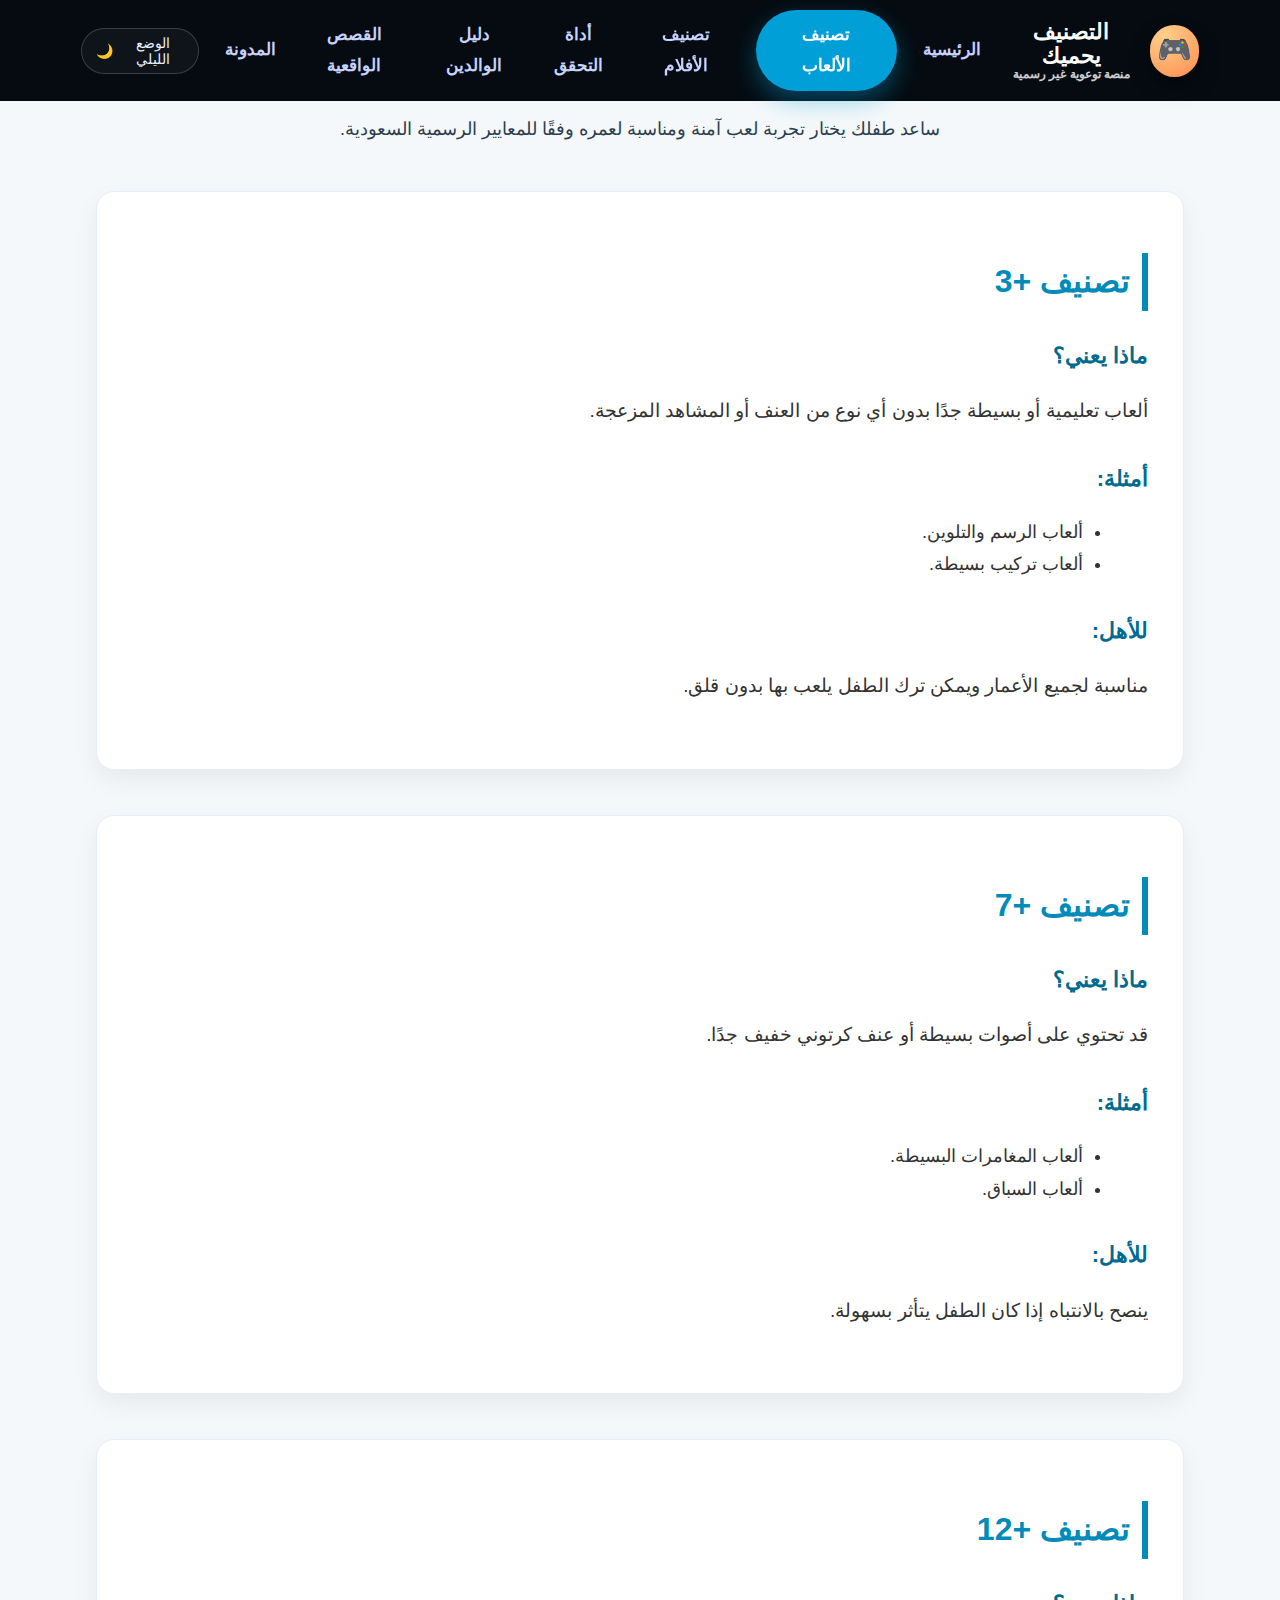
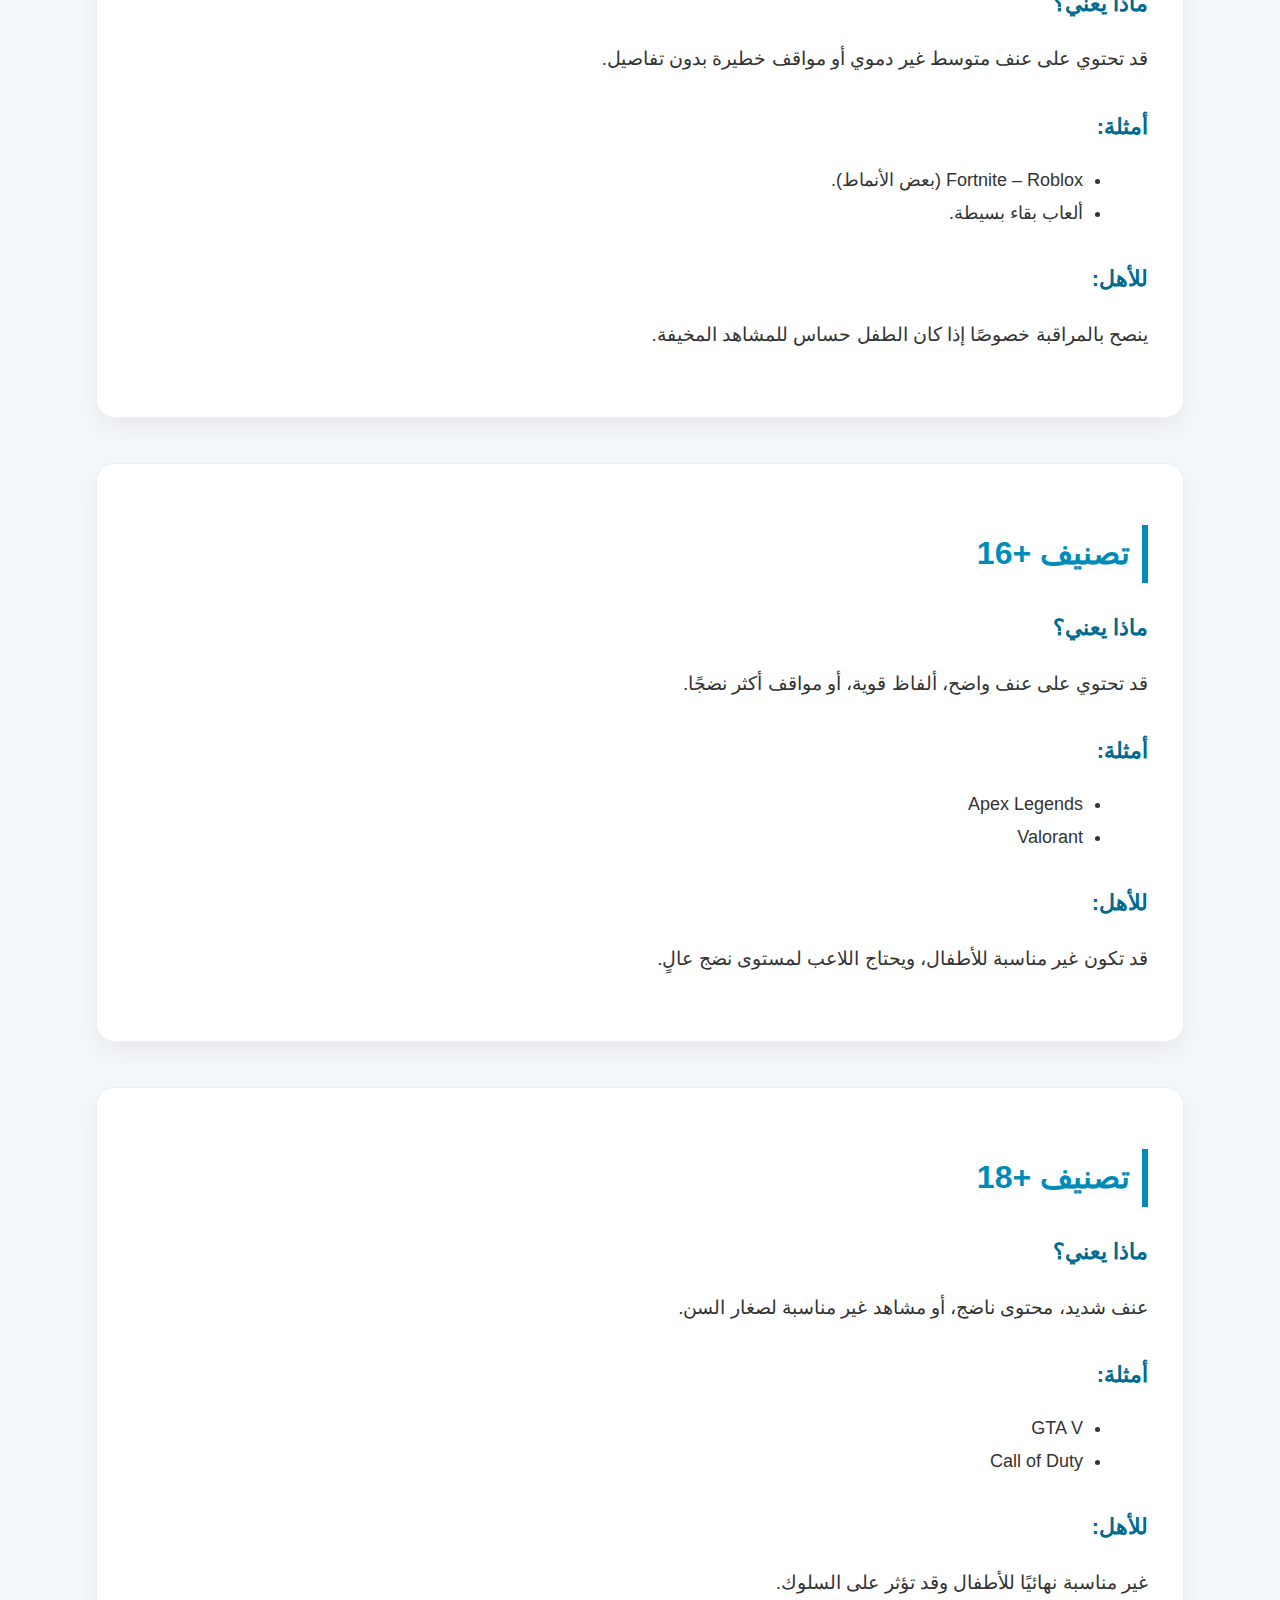
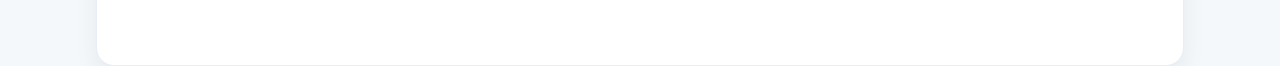
<file: games.html>
<!DOCTYPE html>
<html lang="ar" dir="rtl">
<head>
    <meta charset="UTF-8" />
    <meta name="viewport" content="width=device-width, initial-scale=1.0" />
    <title>التصنيف العمري للألعاب | صنّف بحميّك</title>
    <link rel="stylesheet" href="style.css" />

    <style>

        body {
            font-family: "Cairo", sans-serif;
            background-color: #f5f8fa;
            margin: 0;
            padding: 0;
            line-height: 1.8;
        }

        header {
            background: #008bb8;
            padding: 35px;
            text-align: center;
            color: white;
            font-size: 28px;
            font-weight: 800;
        }

        .subtitle {
            text-align: center;
            margin-top: 12px;
            font-size: 18px;
            color: #2c3e50;
        }

        /* ===================== NEW PROFESSIONAL STYLE ===================== */

        .rating-section {
            display: flex;
            justify-content: center;
            margin-top: 45px;
        }

        .rating-card {
            width: 85%;
            background: #ffffff;
            border-radius: 18px;
            padding: 35px;
            box-shadow: 0px 10px 25px rgba(0,0,0,0.06);
            border: 1px solid #e7eef5;
            direction: rtl;
            transition: 0.3s ease;
        }

        .rating-card:hover {
            transform: translateY(-4px);
            box-shadow: 0px 14px 32px rgba(0,0,0,0.09);
        }

        .rating-title {
            font-size: 32px;
            margin-bottom: 25px;
            color: #008bb8;
            font-weight: 800;
            border-right: 6px solid #008bb8;
            padding-right: 12px;
        }

        .rating-block {
            margin-bottom: 30px;
        }

        .rating-block h3 {
            font-size: 22px;
            margin-bottom: 10px;
            color: #006b8f;
            font-weight: 700;
        }

        .rating-block p {
            font-size: 19px;
            color: #333;
        }

        .rating-block ul {
            list-style: disc;
            margin-right: 25px;
            font-size: 18px;
            color: #333;
        }

        @media (max-width: 768px) {
            .rating-card { width: 95%; }
            .rating-title { font-size: 26px; }
        }

    </style>
</head>

<body>

<header class="site-header">
    <div class="nav-container">
      <!-- الشعار -->
      <a href="index.html" class="brand">
        <div class="brand-icon">
          🎮
        </div>
        <div class="brand-text">
          <div class="brand-title">التصنيف يحميك</div>
          <div class="brand-tagline">منصة توعوية غير رسمية</div>
        </div>
      </a>

      <!-- زر المنيو (يظهر في الموبايل) -->
      <button class="nav-toggle" aria-label="فتح القائمة" aria-expanded="false">
        <span></span>
        <span></span>
        <span></span>
      </button>

      <!-- الروابط -->
      <nav class="nav-links" id="mainNav">
        <a href="index.html" class="nav-link">الرئيسية</a>
        <a href="games.html" class="nav-link current-link">تصنيف الألعاب</a>
        <a href="movies.html" class="nav-link">تصنيف الأفلام</a>
        <a href="check-rating.html" class="nav-link">أداة التحقق</a>
        <a href="parents.html" class="nav-link">دليل الوالدين</a>
        <a href="stories.html" class="nav-link">القصص الواقعية</a>
        <a href="blog.html" class="nav-link">المدونة</a>

        <button class="mode-toggle" type="button" id="modeToggle">
          <span class="mode-label">الوضع الليلي</span>
          <span class="mode-icon">🌙</span>
        </button>
      </nav>
    </div>
  </header>


<p class="subtitle">ساعد طفلك يختار تجربة لعب آمنة ومناسبة لعمره وفقًا للمعايير الرسمية السعودية.</p>


<!-- ====================== تصنيف +3 ====================== -->
<div class="rating-section">
    <div class="rating-card">

        <h2 class="rating-title">تصنيف +3</h2>

        <div class="rating-block">
            <h3>ماذا يعني؟</h3>
            <p>ألعاب تعليمية أو بسيطة جدًا بدون أي نوع من العنف أو المشاهد المزعجة.</p>
        </div>

        <div class="rating-block">
            <h3>أمثلة:</h3>
            <ul>
                <li>ألعاب الرسم والتلوين.</li>
                <li>ألعاب تركيب بسيطة.</li>
            </ul>
        </div>

        <div class="rating-block">
            <h3>للأهل:</h3>
            <p>مناسبة لجميع الأعمار ويمكن ترك الطفل يلعب بها بدون قلق.</p>
        </div>

    </div>
</div>


<!-- ====================== تصنيف +7 ====================== -->
<div class="rating-section">
    <div class="rating-card">

        <h2 class="rating-title">تصنيف +7</h2>

        <div class="rating-block">
            <h3>ماذا يعني؟</h3>
            <p>قد تحتوي على أصوات بسيطة أو عنف كرتوني خفيف جدًا.</p>
        </div>

        <div class="rating-block">
            <h3>أمثلة:</h3>
            <ul>
                <li>ألعاب المغامرات البسيطة.</li>
                <li>ألعاب السباق.</li>
            </ul>
        </div>

        <div class="rating-block">
            <h3>للأهل:</h3>
            <p>ينصح بالانتباه إذا كان الطفل يتأثر بسهولة.</p>
        </div>

    </div>
</div>


<!-- ====================== تصنيف +12 ====================== -->
<div class="rating-section">
    <div class="rating-card">

        <h2 class="rating-title">تصنيف +12</h2>

        <div class="rating-block">
            <h3>ماذا يعني؟</h3>
            <p>قد تحتوي على عنف متوسط غير دموي أو مواقف خطيرة بدون تفاصيل.</p>
        </div>

        <div class="rating-block">
            <h3>أمثلة:</h3>
            <ul>
                <li>Fortnite – Roblox (بعض الأنماط).</li>
                <li>ألعاب بقاء بسيطة.</li>
            </ul>
        </div>

        <div class="rating-block">
            <h3>للأهل:</h3>
            <p>ينصح بالمراقبة خصوصًا إذا كان الطفل حساس للمشاهد المخيفة.</p>
        </div>

    </div>
</div>


<!-- ====================== تصنيف +16 ====================== -->
<div class="rating-section">
    <div class="rating-card">

        <h2 class="rating-title">تصنيف +16</h2>

        <div class="rating-block">
            <h3>ماذا يعني؟</h3>
            <p>قد تحتوي على عنف واضح، ألفاظ قوية، أو مواقف أكثر نضجًا.</p>
        </div>

        <div class="rating-block">
            <h3>أمثلة:</h3>
            <ul>
                <li>Apex Legends</li>
                <li>Valorant</li>
            </ul>
        </div>

        <div class="rating-block">
            <h3>للأهل:</h3>
            <p>قد تكون غير مناسبة للأطفال، ويحتاج اللاعب لمستوى نضج عالٍ.</p>
        </div>

    </div>
</div>


<!-- ====================== تصنيف +18 ====================== -->
<div class="rating-section">
    <div class="rating-card">

        <h2 class="rating-title">تصنيف +18</h2>

        <div class="rating-block">
            <h3>ماذا يعني؟</h3>
            <p>عنف شديد، محتوى ناضج، أو مشاهد غير مناسبة لصغار السن.</p>
        </div>

        <div class="rating-block">
            <h3>أمثلة:</h3>
            <ul>
                <li>GTA V</li>
                <li>Call of Duty</li>
            </ul>
        </div>

        <div class="rating-block">
            <h3>للأهل:</h3>
            <p>غير مناسبة نهائيًا للأطفال وقد تؤثر على السلوك.</p>
        </div>

    </div>
</div>


</body>
</html>
</file>
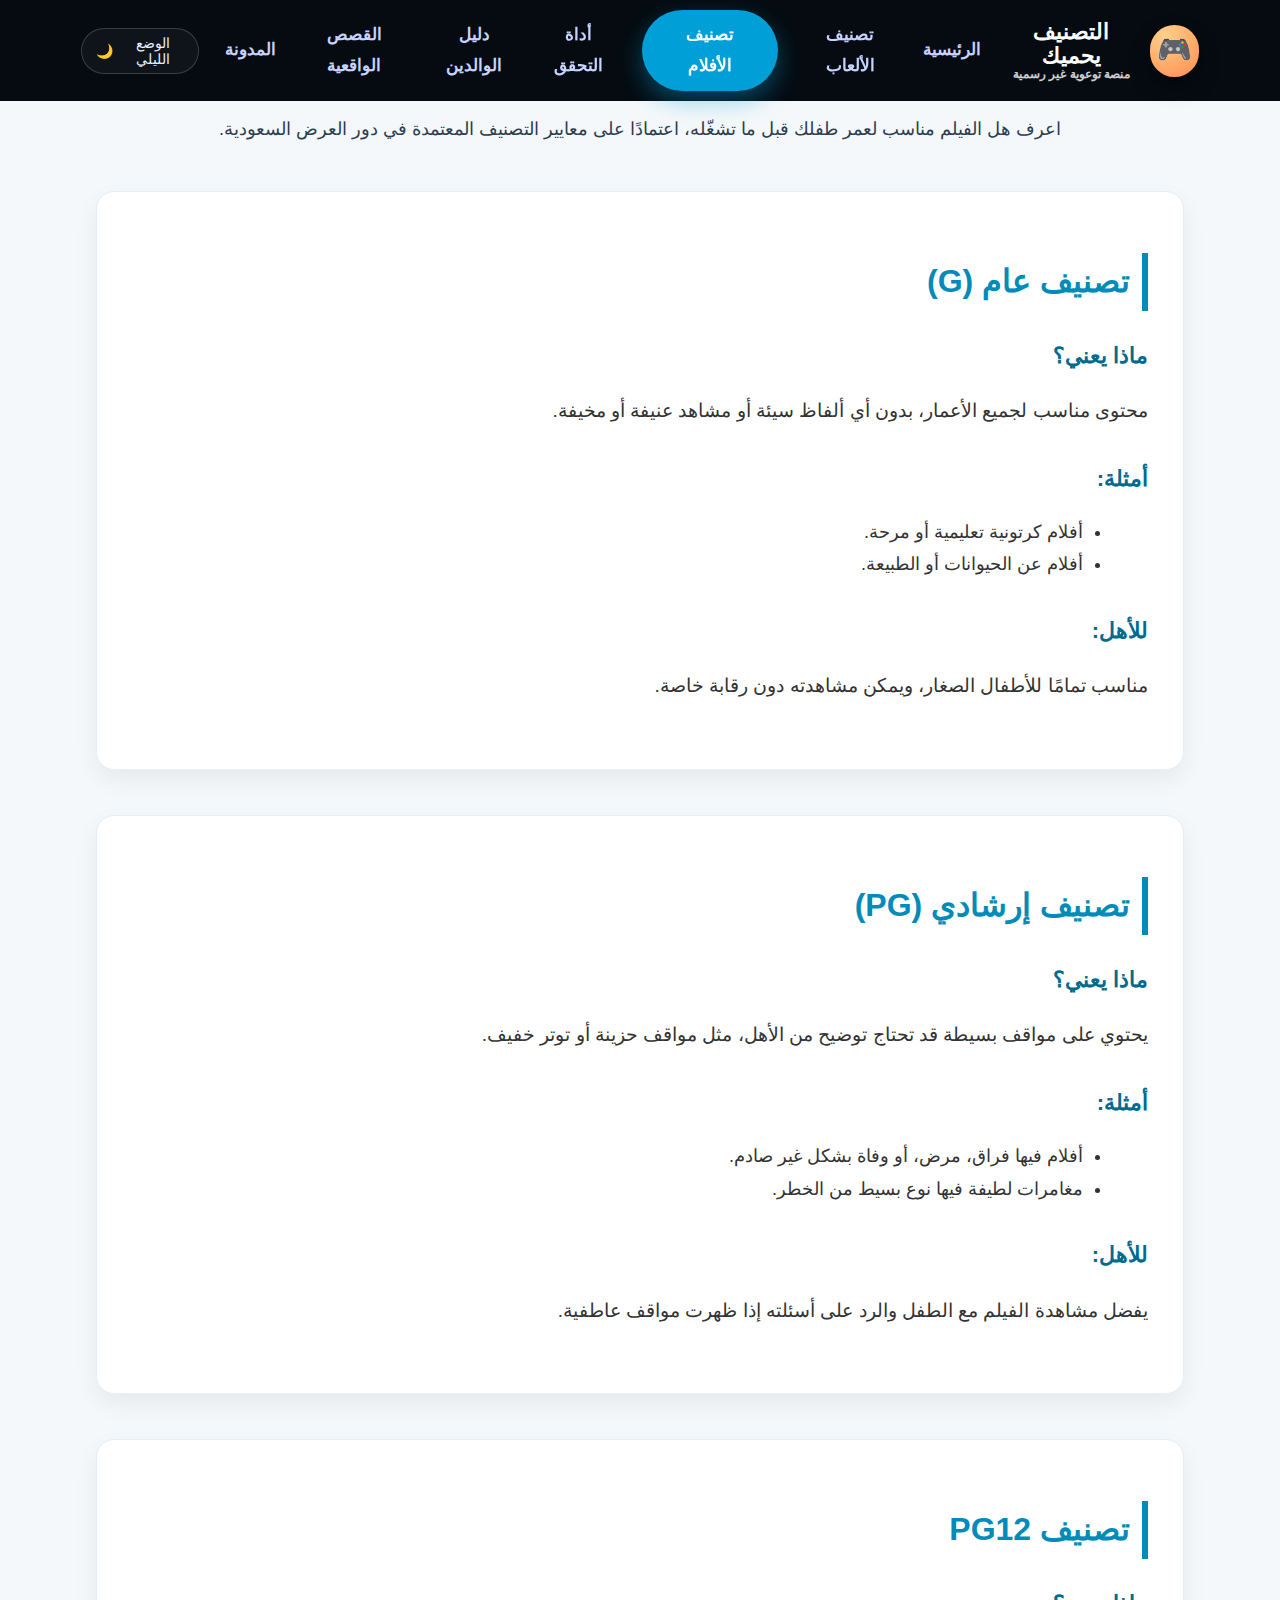
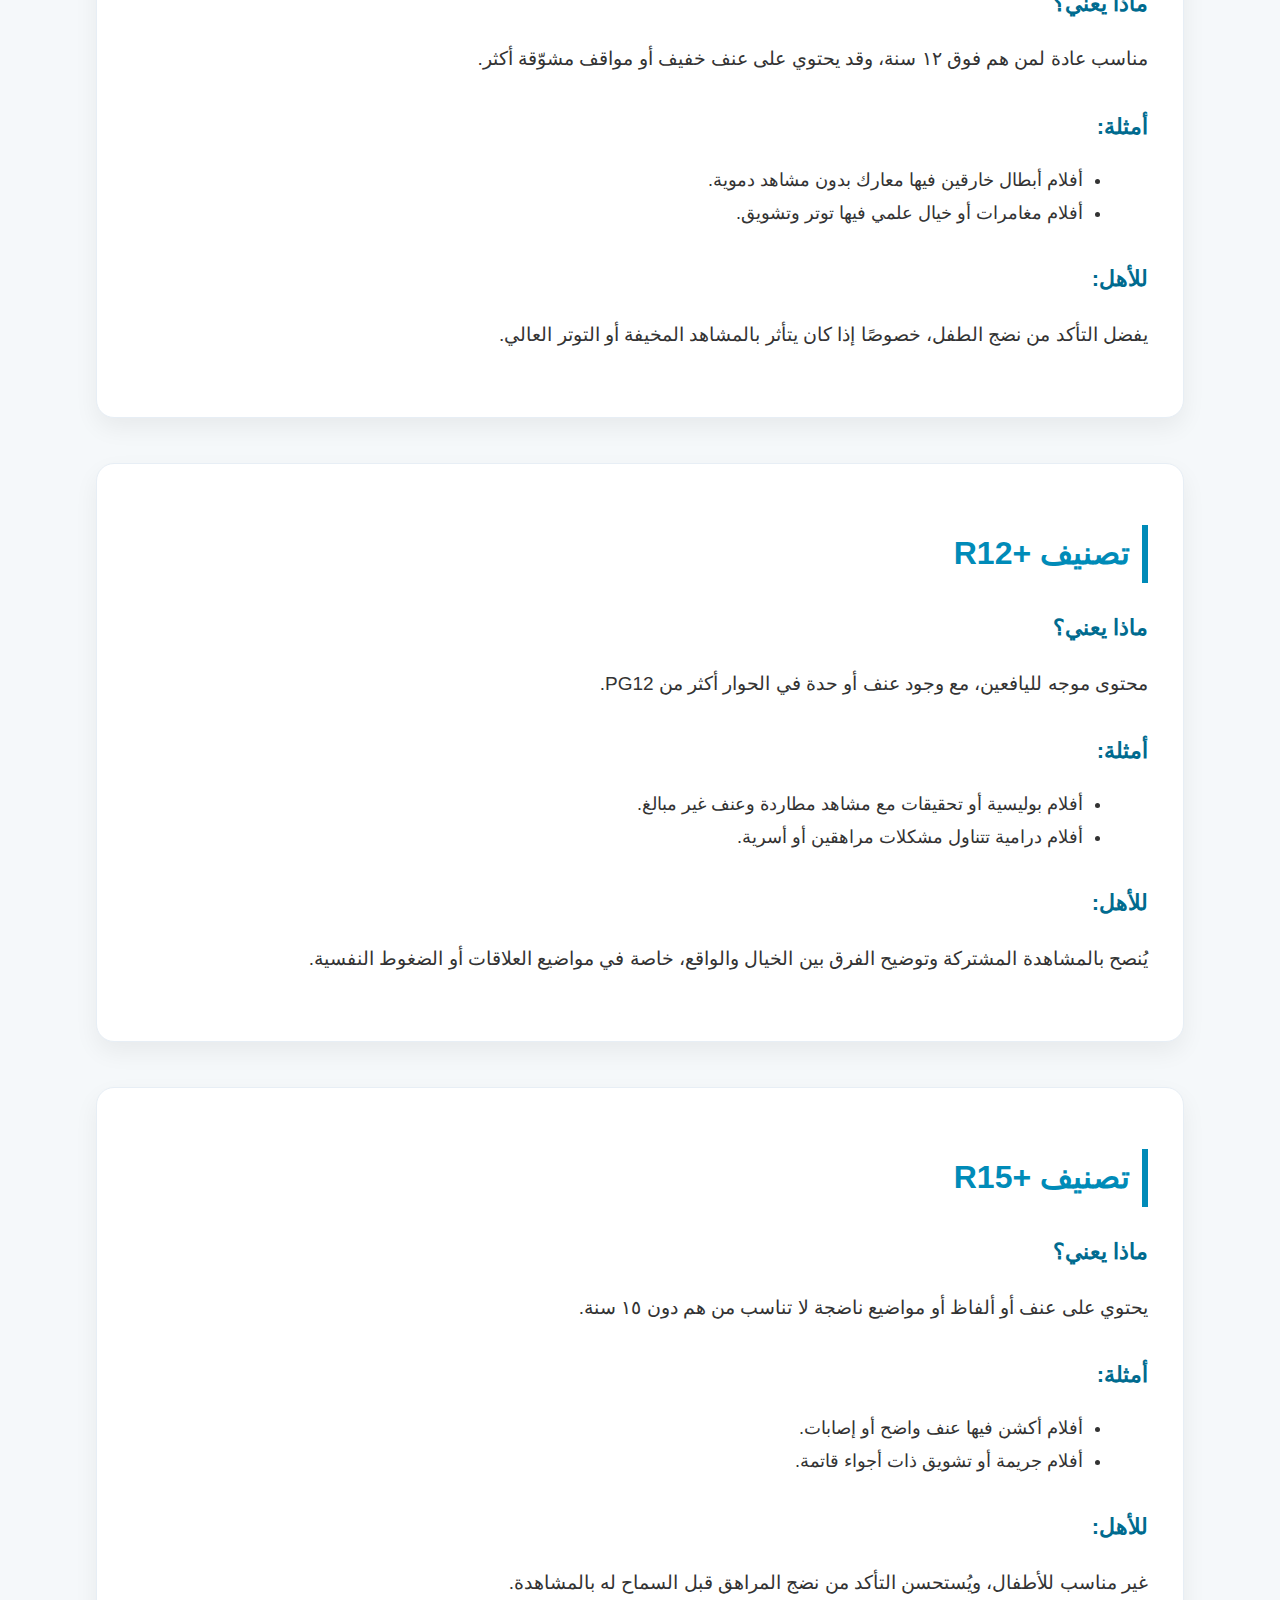
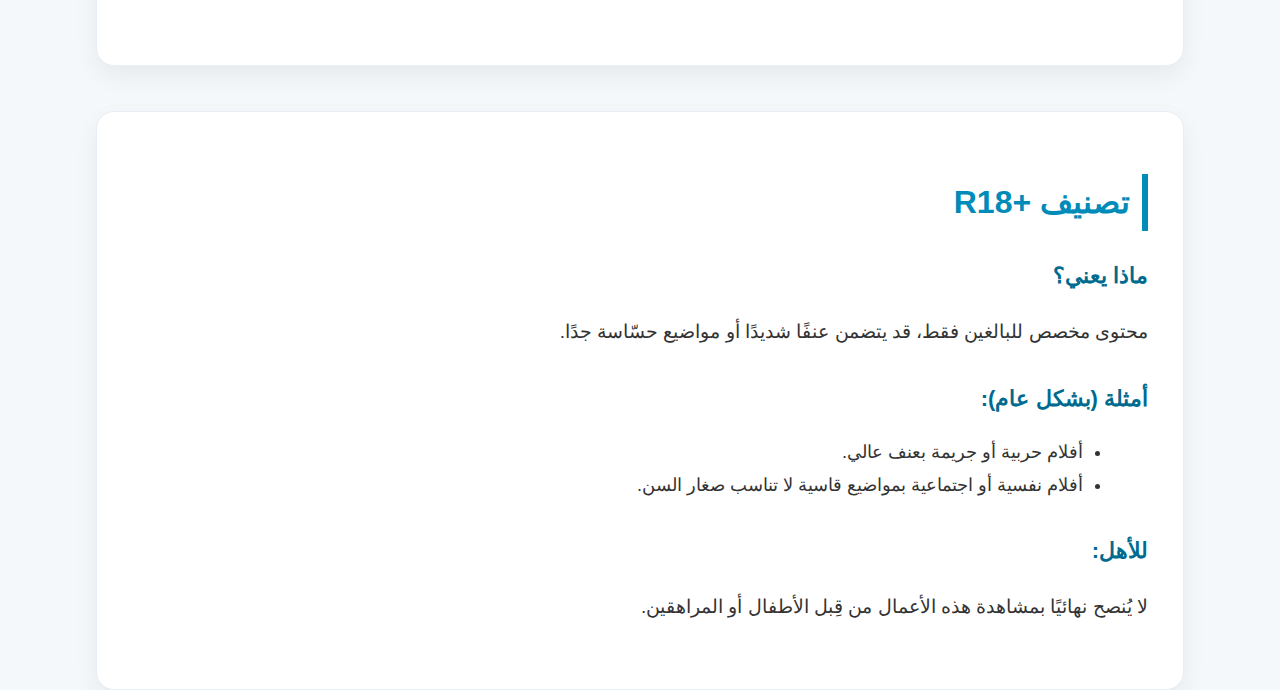
<file: movies.html>
<!DOCTYPE html>
<html lang="ar" dir="rtl">
<head>
    <meta charset="UTF-8" />
    <meta name="viewport" content="width=device-width, initial-scale=1.0" />
    <title>التصنيف العمري للأفلام | صنّف بحميّك</title>
    <link rel="stylesheet" href="style.css" />

    <style>
        body {
            font-family: "Cairo", sans-serif;
            background-color: #f5f8fa;
            margin: 0;
            padding: 0;
            line-height: 1.8;
        }

        header {
            background: #008bb8;
            padding: 35px;
            text-align: center;
            color: white;
            font-size: 28px;
            font-weight: 800;
        }

        .subtitle {
            text-align: center;
            margin-top: 12px;
            font-size: 18px;
            color: #2c3e50;
        }

        /* ===== تصميم البطاقات الاحترافي (نفس الألعاب) ===== */

        .rating-section {
            display: flex;
            justify-content: center;
            margin-top: 45px;
        }

        .rating-card {
            width: 85%;
            background: #ffffff;
            border-radius: 18px;
            padding: 35px;
            box-shadow: 0px 10px 25px rgba(0,0,0,0.06);
            border: 1px solid #e7eef5;
            direction: rtl;
            transition: 0.3s ease;
        }

        .rating-card:hover {
            transform: translateY(-4px);
            box-shadow: 0px 14px 32px rgba(0,0,0,0.09);
        }

        .rating-title {
            font-size: 32px;
            margin-bottom: 25px;
            color: #008bb8;
            font-weight: 800;
            border-right: 6px solid #008bb8;
            padding-right: 12px;
        }

        .rating-block {
            margin-bottom: 30px;
        }

        .rating-block h3 {
            font-size: 22px;
            margin-bottom: 10px;
            color: #006b8f;
            font-weight: 700;
        }

        .rating-block p {
            font-size: 19px;
            color: #333;
        }

        .rating-block ul {
            list-style: disc;
            margin-right: 25px;
            font-size: 18px;
            color: #333;
        }

        @media (max-width: 768px) {
            .rating-card { width: 95%; }
            .rating-title { font-size: 26px; }
        }
    </style>
</head>

<body>

<header class="site-header">
    <div class="nav-container">
      <!-- الشعار -->
      <a href="index.html" class="brand">
        <div class="brand-icon">
          🎮
        </div>
        <div class="brand-text">
          <div class="brand-title">التصنيف يحميك</div>
          <div class="brand-tagline">منصة توعوية غير رسمية</div>
        </div>
      </a>

      <!-- زر المنيو (يظهر في الموبايل) -->
      <button class="nav-toggle" aria-label="فتح القائمة" aria-expanded="false">
        <span></span>
        <span></span>
        <span></span>
      </button>

      <!-- الروابط -->
      <nav class="nav-links" id="mainNav">
        <a href="index.html" class="nav-link">الرئيسية</a>
        <a href="games.html" class="nav-link">تصنيف الألعاب</a>
        <a href="movies.html" class="nav-link current-link">تصنيف الأفلام</a>
        <a href="check-rating.html" class="nav-link">أداة التحقق</a>
        <a href="parents.html" class="nav-link">دليل الوالدين</a>
        <a href="stories.html" class="nav-link">القصص الواقعية</a>
        <a href="blog.html" class="nav-link">المدونة</a>

        <button class="mode-toggle" type="button" id="modeToggle">
          <span class="mode-label">الوضع الليلي</span>
          <span class="mode-icon">🌙</span>
        </button>
      </nav>
    </div>
  </header>


<p class="subtitle">
    اعرف هل الفيلم مناسب لعمر طفلك قبل ما تشغّله، اعتمادًا على معايير التصنيف المعتمدة في دور العرض السعودية.
</p>


<!-- ====================== تصنيف عام (G) ====================== -->
<div class="rating-section">
    <div class="rating-card">

        <h2 class="rating-title">تصنيف عام (G)</h2>

        <div class="rating-block">
            <h3>ماذا يعني؟</h3>
            <p>محتوى مناسب لجميع الأعمار، بدون أي ألفاظ سيئة أو مشاهد عنيفة أو مخيفة.</p>
        </div>

        <div class="rating-block">
            <h3>أمثلة:</h3>
            <ul>
                <li>أفلام كرتونية تعليمية أو مرحة.</li>
                <li>أفلام عن الحيوانات أو الطبيعة.</li>
            </ul>
        </div>

        <div class="rating-block">
            <h3>للأهل:</h3>
            <p>مناسب تمامًا للأطفال الصغار، ويمكن مشاهدته دون رقابة خاصة.</p>
        </div>

    </div>
</div>


<!-- ====================== تصنيف إرشادي (PG) ====================== -->
<div class="rating-section">
    <div class="rating-card">

        <h2 class="rating-title">تصنيف إرشادي (PG)</h2>

        <div class="rating-block">
            <h3>ماذا يعني؟</h3>
            <p>يحتوي على مواقف بسيطة قد تحتاج توضيح من الأهل، مثل مواقف حزينة أو توتر خفيف.</p>
        </div>

        <div class="rating-block">
            <h3>أمثلة:</h3>
            <ul>
                <li>أفلام فيها فراق، مرض، أو وفاة بشكل غير صادم.</li>
                <li>مغامرات لطيفة فيها نوع بسيط من الخطر.</li>
            </ul>
        </div>

        <div class="rating-block">
            <h3>للأهل:</h3>
            <p>يفضل مشاهدة الفيلم مع الطفل والرد على أسئلته إذا ظهرت مواقف عاطفية.</p>
        </div>

    </div>
</div>


<!-- ====================== PG12 ====================== -->
<div class="rating-section">
    <div class="rating-card">

        <h2 class="rating-title">تصنيف PG12</h2>

        <div class="rating-block">
            <h3>ماذا يعني؟</h3>
            <p>مناسب عادة لمن هم فوق ١٢ سنة، وقد يحتوي على عنف خفيف أو مواقف مشوّقة أكثر.</p>
        </div>

        <div class="rating-block">
            <h3>أمثلة:</h3>
            <ul>
                <li>أفلام أبطال خارقين فيها معارك بدون مشاهد دموية.</li>
                <li>أفلام مغامرات أو خيال علمي فيها توتر وتشويق.</li>
            </ul>
        </div>

        <div class="rating-block">
            <h3>للأهل:</h3>
            <p>يفضل التأكد من نضج الطفل، خصوصًا إذا كان يتأثر بالمشاهد المخيفة أو التوتر العالي.</p>
        </div>

    </div>
</div>


<!-- ====================== R12+ ====================== -->
<div class="rating-section">
    <div class="rating-card">

        <h2 class="rating-title">تصنيف +R12</h2>

        <div class="rating-block">
            <h3>ماذا يعني؟</h3>
            <p>محتوى موجه لليافعين، مع وجود عنف أو حدة في الحوار أكثر من PG12.</p>
        </div>

        <div class="rating-block">
            <h3>أمثلة:</h3>
            <ul>
                <li>أفلام بوليسية أو تحقيقات مع مشاهد مطاردة وعنف غير مبالغ.</li>
                <li>أفلام درامية تتناول مشكلات مراهقين أو أسرية.</li>
            </ul>
        </div>

        <div class="rating-block">
            <h3>للأهل:</h3>
            <p>يُنصح بالمشاهدة المشتركة وتوضيح الفرق بين الخيال والواقع، خاصة في مواضيع العلاقات أو الضغوط النفسية.</p>
        </div>

    </div>
</div>


<!-- ====================== R15+ ====================== -->
<div class="rating-section">
    <div class="rating-card">

        <h2 class="rating-title">تصنيف +R15</h2>

        <div class="rating-block">
            <h3>ماذا يعني؟</h3>
            <p>يحتوي على عنف أو ألفاظ أو مواضيع ناضجة لا تناسب من هم دون ١٥ سنة.</p>
        </div>

        <div class="rating-block">
            <h3>أمثلة:</h3>
            <ul>
                <li>أفلام أكشن فيها عنف واضح أو إصابات.</li>
                <li>أفلام جريمة أو تشويق ذات أجواء قاتمة.</li>
            </ul>
        </div>

        <div class="rating-block">
            <h3>للأهل:</h3>
            <p>غير مناسب للأطفال، ويُستحسن التأكد من نضج المراهق قبل السماح له بالمشاهدة.</p>
        </div>

    </div>
</div>


<!-- ====================== R18+ ====================== -->
<div class="rating-section">
    <div class="rating-card">

        <h2 class="rating-title">تصنيف +R18</h2>

        <div class="rating-block">
            <h3>ماذا يعني؟</h3>
            <p>محتوى مخصص للبالغين فقط، قد يتضمن عنفًا شديدًا أو مواضيع حسّاسة جدًا.</p>
        </div>

        <div class="rating-block">
            <h3>أمثلة (بشكل عام):</h3>
            <ul>
                <li>أفلام حربية أو جريمة بعنف عالي.</li>
                <li>أفلام نفسية أو اجتماعية بمواضيع قاسية لا تناسب صغار السن.</li>
            </ul>
        </div>

        <div class="rating-block">
            <h3>للأهل:</h3>
            <p>لا يُنصح نهائيًا بمشاهدة هذه الأعمال من قِبل الأطفال أو المراهقين.</p>
        </div>

    </div>
</div>


</body>
</html>
</file>
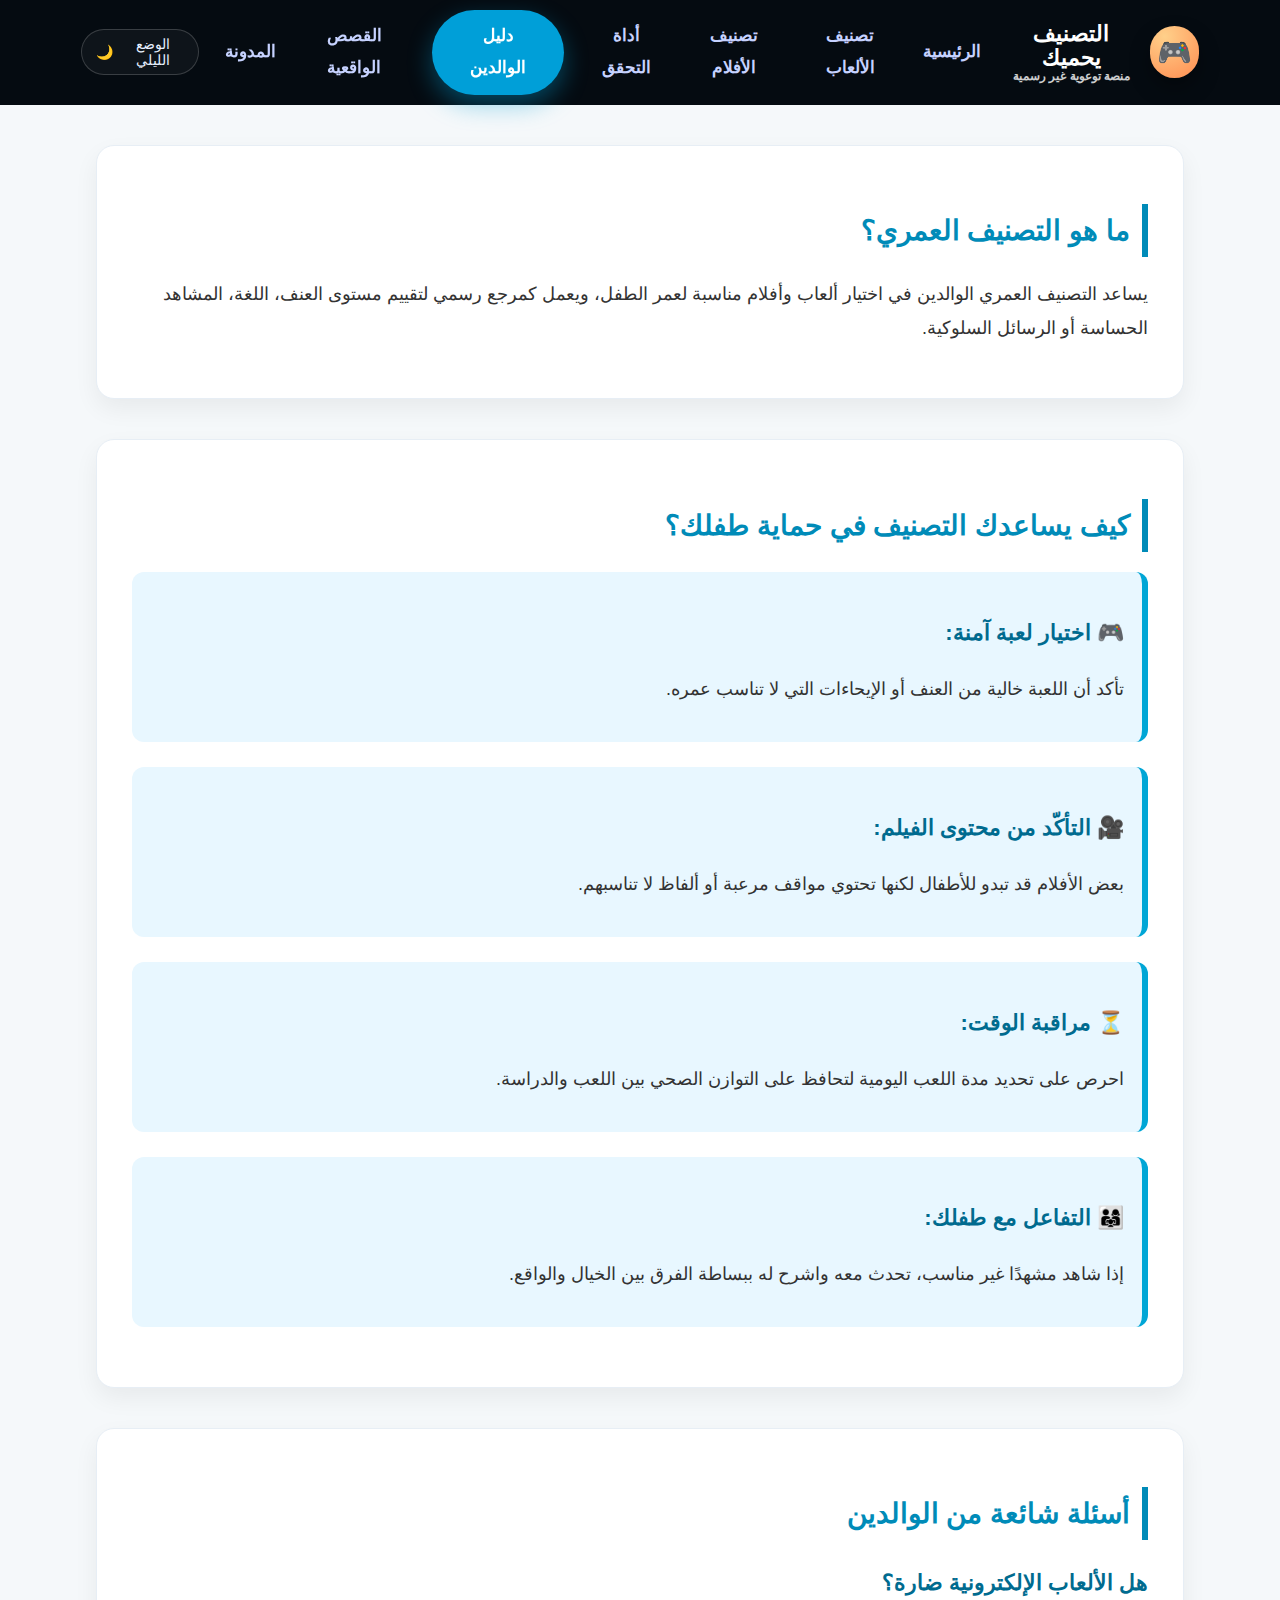
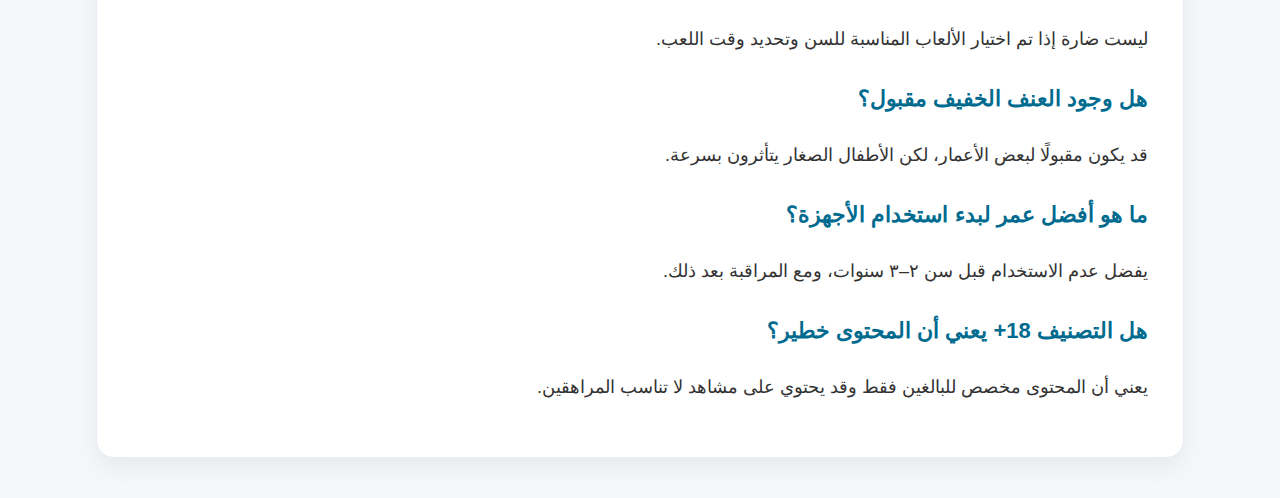
<file: parents.html>
<!DOCTYPE html>
<html lang="ar" dir="rtl">
<head>
    <meta charset="UTF-8" />
    <meta name="viewport" content="width=device-width, initial-scale=1.0" />
    <title>دليل الوالدين | صنّف بحميّك</title>
    <link rel="stylesheet" href="style.css" />

    <style>
        body {
            font-family: "Cairo", sans-serif;
            background-color: #f5f8fa;
            margin: 0;
            padding: 0;
            color: #2c3e50;
            line-height: 1.9;
        }

        header {
            background: #008bb8;
            padding: 35px;
            text-align: center;
            color: white;
            font-size: 30px;
            font-weight: 800;
        }

        .section {
            width: 85%;
            margin: 40px auto;
            background: #ffffff;
            padding: 35px;
            border-radius: 18px;
            box-shadow: 0px 10px 25px rgba(0,0,0,0.06);
            border: 1px solid #e7eef5;
        }

        h2 {
            color: #008bb8;
            border-right: 6px solid #008bb8;
            padding-right: 12px;
            font-size: 28px;
            font-weight: 800;
            margin-bottom: 20px;
        }

        h3 {
            font-size: 22px;
            margin-bottom: 10px;
            color: #006b8f;
            font-weight: 700;
        }

        p, li {
            font-size: 18px;
            color: #333;
        }

        ul {
            padding-right: 22px;
            list-style: disc;
        }

        .tip-box {
            background: #e8f7ff;
            border-right: 6px solid #00a6d6;
            padding: 18px;
            border-radius: 12px;
            margin-bottom: 25px;
        }
    </style>
</head>

<body>

<header class="site-header">
    <div class="nav-container">
      <!-- الشعار -->
      <a href="index.html" class="brand">
        <div class="brand-icon">
          🎮
        </div>
        <div class="brand-text">
          <div class="brand-title">التصنيف يحميك</div>
          <div class="brand-tagline">منصة توعوية غير رسمية</div>
        </div>
      </a>

      <!-- زر المنيو (يظهر في الموبايل) -->
      <button class="nav-toggle" aria-label="فتح القائمة" aria-expanded="false">
        <span></span>
        <span></span>
        <span></span>
      </button>

      <!-- الروابط -->
      <nav class="nav-links" id="mainNav">
        <a href="index.html" class="nav-link">الرئيسية</a>
        <a href="games.html" class="nav-link">تصنيف الألعاب</a>
        <a href="movies.html" class="nav-link">تصنيف الأفلام</a>
        <a href="check-rating.html" class="nav-link">أداة التحقق</a>
        <a href="parents.html" class="nav-link current-link">دليل الوالدين</a>
        <a href="stories.html" class="nav-link">القصص الواقعية</a>
        <a href="blog.html" class="nav-link">المدونة</a>

        <button class="mode-toggle" type="button" id="modeToggle">
          <span class="mode-label">الوضع الليلي</span>
          <span class="mode-icon">🌙</span>
        </button>
      </nav>
    </div>
  </header>




<div class="section">
    <h2>ما هو التصنيف العمري؟</h2>
    <p>
        يساعد التصنيف العمري الوالدين في اختيار ألعاب وأفلام مناسبة لعمر الطفل،
        ويعمل كمرجع رسمي لتقييم مستوى العنف، اللغة، المشاهد الحساسة أو الرسائل السلوكية.
    </p>
</div>

<div class="section">
    <h2>كيف يساعدك التصنيف في حماية طفلك؟</h2>

    <div class="tip-box">
        <h3>🎮 اختيار لعبة آمنة:</h3>
        <p>تأكد أن اللعبة خالية من العنف أو الإيحاءات التي لا تناسب عمره.</p>
    </div>

    <div class="tip-box">
        <h3>🎥 التأكّد من محتوى الفيلم:</h3>
        <p>بعض الأفلام قد تبدو للأطفال لكنها تحتوي مواقف مرعبة أو ألفاظ لا تناسبهم.</p>
    </div>

    <div class="tip-box">
        <h3>⏳ مراقبة الوقت:</h3>
        <p>احرص على تحديد مدة اللعب اليومية لتحافظ على التوازن الصحي بين اللعب والدراسة.</p>
    </div>

    <div class="tip-box">
        <h3>👨‍👩‍👧 التفاعل مع طفلك:</h3>
        <p>إذا شاهد مشهدًا غير مناسب، تحدث معه واشرح له ببساطة الفرق بين الخيال والواقع.</p>
    </div>
</div>

<div class="section">
    <h2>أسئلة شائعة من الوالدين</h2>

    <h3>هل الألعاب الإلكترونية ضارة؟</h3>
    <p>ليست ضارة إذا تم اختيار الألعاب المناسبة للسن وتحديد وقت اللعب.</p>

    <h3>هل وجود العنف الخفيف مقبول؟</h3>
    <p>قد يكون مقبولًا لبعض الأعمار، لكن الأطفال الصغار يتأثرون بسرعة.</p>

    <h3>ما هو أفضل عمر لبدء استخدام الأجهزة؟</h3>
    <p>يفضل عدم الاستخدام قبل سن ٢–٣ سنوات، ومع المراقبة بعد ذلك.</p>

    <h3>هل التصنيف 18+ يعني أن المحتوى خطير؟</h3>
    <p>يعني أن المحتوى مخصص للبالغين فقط وقد يحتوي على مشاهد لا تناسب المراهقين.</p>
</div>

</body>
</html>
</file>
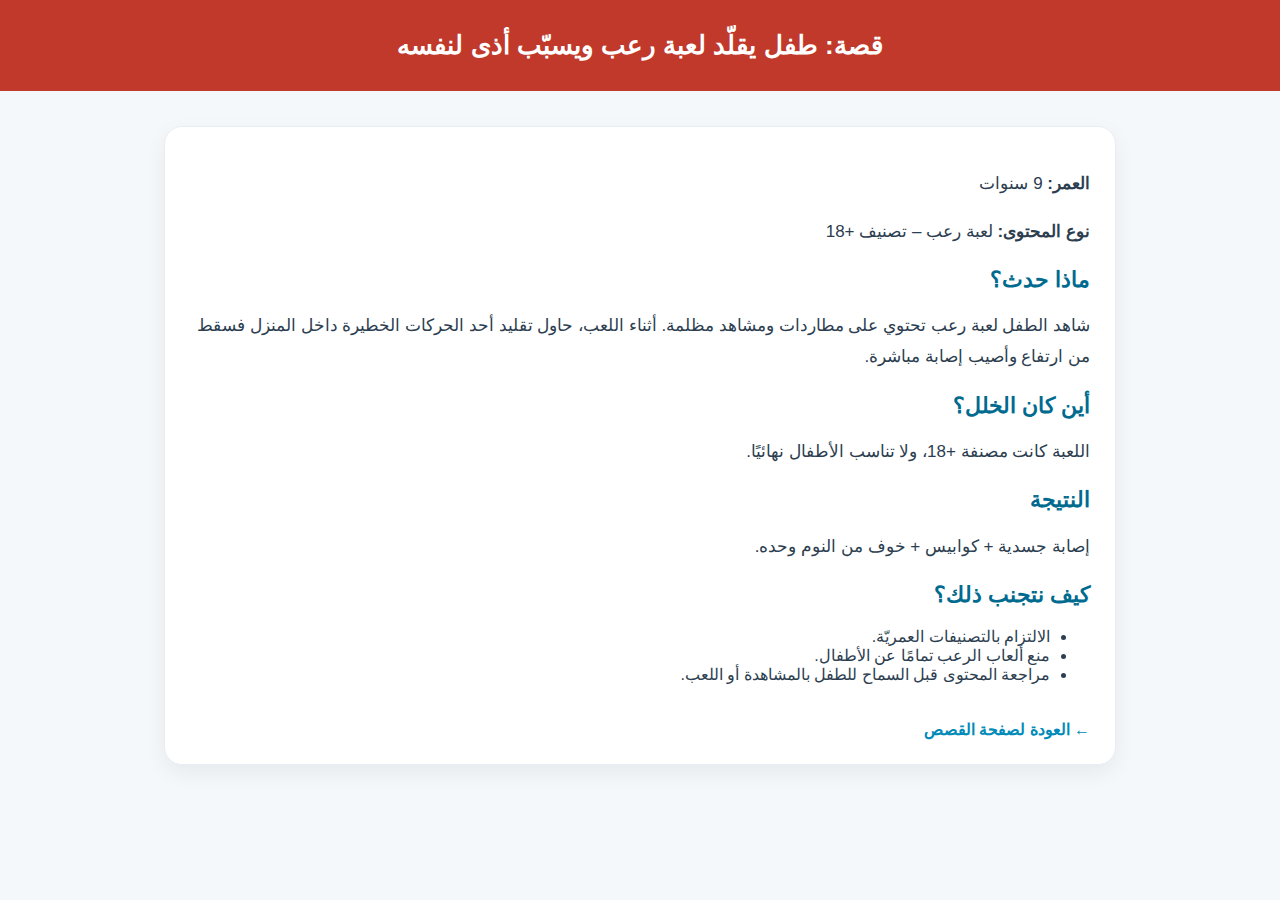
<file: story-1.html>
<!DOCTYPE html>
<html lang="ar" dir="rtl">
<head>
    <meta charset="UTF-8" />
    <meta name="viewport" content="width=device-width, initial-scale=1.0" />
    <title>قصة: طفل يقلّد لعبة رعب | التصنيف يحميك</title>

    <style>
        body{font-family:"Cairo",sans-serif;background:#f5f8fa;margin:0;padding:0;color:#2c3e50;}
        header{background:#c0392b;padding:30px;text-align:center;color:white;font-size:26px;font-weight:800;}
        .content{
            width:85%;max-width:900px;margin:35px auto;background:white;padding:25px;
            border-radius:18px;box-shadow:0 8px 22px rgba(0,0,0,0.06);border:1px solid #e7eef5;
        }
        h2{color:#006b8f;margin-top:20px;font-size:22px;}
        p{font-size:17px;line-height:1.8;}
        .back{display:inline-block;margin-top:20px;color:#008bb8;font-weight:700;text-decoration:none;}
        .back:hover{text-decoration:underline;}
    </style>
</head>

<body>

<header>قصة: طفل يقلّد لعبة رعب ويسبّب أذى لنفسه</header>

<div class="content">

    <p><strong>العمر:</strong> 9 سنوات</p>
    <p><strong>نوع المحتوى:</strong> لعبة رعب – تصنيف +18</p>

    <h2>ماذا حدث؟</h2>
    <p>
        شاهد الطفل لعبة رعب تحتوي على مطاردات ومشاهد مظلمة. أثناء اللعب،
        حاول تقليد أحد الحركات الخطيرة داخل المنزل فسقط من ارتفاع وأصيب إصابة مباشرة.
    </p>

    <h2>أين كان الخلل؟</h2>
    <p>اللعبة كانت مصنفة +18، ولا تناسب الأطفال نهائيًا.</p>

    <h2>النتيجة</h2>
    <p>إصابة جسدية + كوابيس + خوف من النوم وحده.</p>

    <h2>كيف نتجنب ذلك؟</h2>
    <ul>
        <li>الالتزام بالتصنيفات العمريّة.</li>
        <li>منع ألعاب الرعب تمامًا عن الأطفال.</li>
        <li>مراجعة المحتوى قبل السماح للطفل بالمشاهدة أو اللعب.</li>
    </ul>

    <a class="back" href="stories.html">← العودة لصفحة القصص</a>

</div>

</body>
</html>
</file>
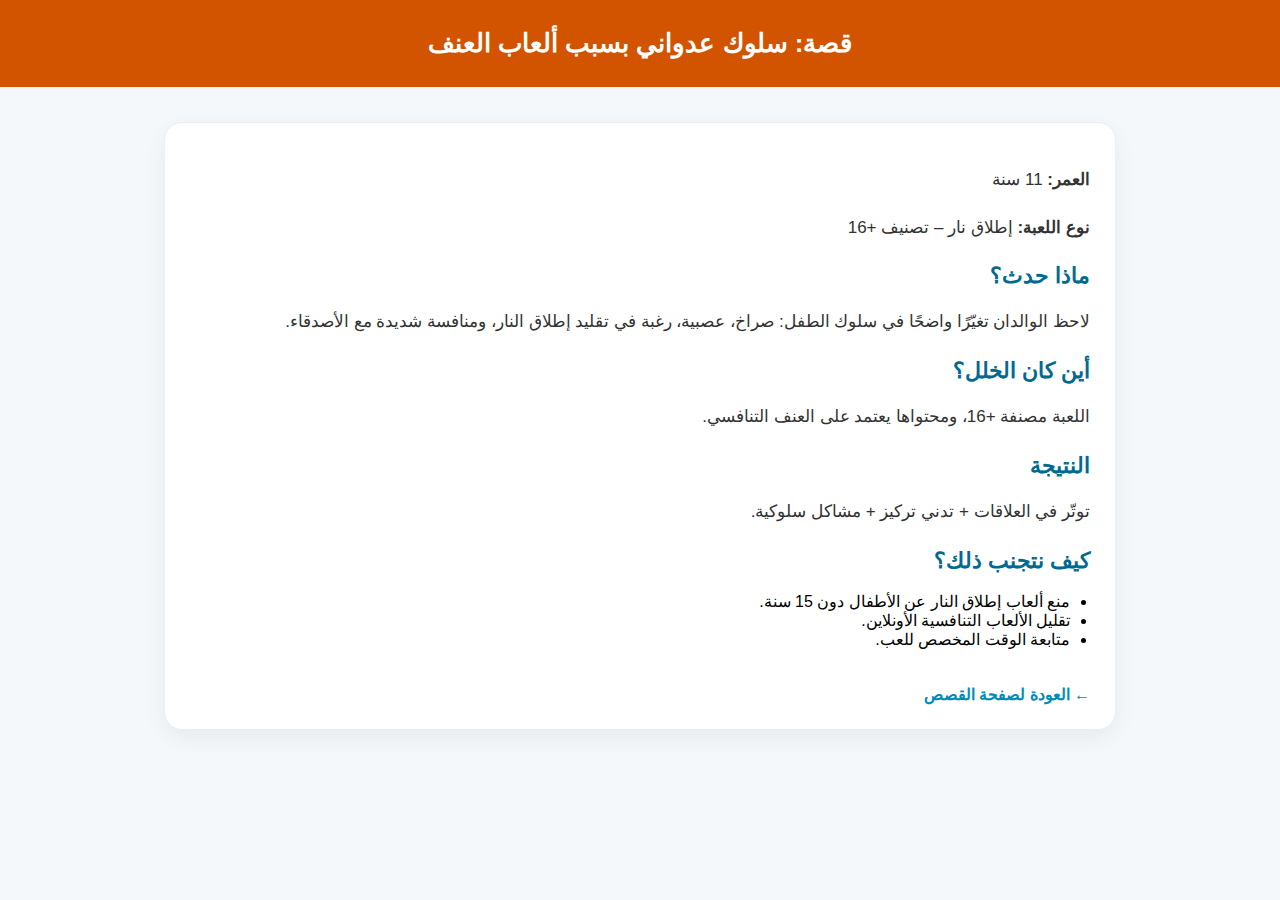
<file: story-2.html>
<!DOCTYPE html>
<html lang="ar" dir="rtl">
<head>
    <meta charset="UTF-8">
    <meta name="viewport" content="width=device-width, initial-scale=1.0">
    <title>قصة: سلوك عدواني بسبب الألعاب | التصنيف يحميك</title>

    <style>
        body{font-family:"Cairo",sans-serif;background:#f5f8fa;margin:0;padding:0;}
        header{background:#d35400;padding:28px;text-align:center;color:white;font-size:26px;font-weight:800;}
        .content{
            width:85%;max-width:900px;margin:35px auto;background:white;padding:25px;
            border-radius:18px;box-shadow:0 8px 22px rgba(0,0,0,0.06);border:1px solid #e7eef5;}
        h2{color:#006b8f;font-size:22px;margin-top:20px;}
        p{font-size:17px;line-height:1.8;color:#333;}
        ul{padding-right:20px;}
        .back{color:#008bb8;font-weight:700;text-decoration:none;display:inline-block;margin-top:20px;}
    </style>
</head>

<body>

<header>قصة: سلوك عدواني بسبب ألعاب العنف</header>

<div class="content">

    <p><strong>العمر:</strong> 11 سنة</p>
    <p><strong>نوع اللعبة:</strong> إطلاق نار – تصنيف +16</p>

    <h2>ماذا حدث؟</h2>
    <p>
        لاحظ الوالدان تغيّرًا واضحًا في سلوك الطفل: صراخ، عصبية،
        رغبة في تقليد إطلاق النار، ومنافسة شديدة مع الأصدقاء.
    </p>

    <h2>أين كان الخلل؟</h2>
    <p>اللعبة مصنفة +16، ومحتواها يعتمد على العنف التنافسي.</p>

    <h2>النتيجة</h2>
    <p>توتّر في العلاقات + تدني تركيز + مشاكل سلوكية.</p>

    <h2>كيف نتجنب ذلك؟</h2>
    <ul>
        <li>منع ألعاب إطلاق النار عن الأطفال دون 15 سنة.</li>
        <li>تقليل الألعاب التنافسية الأونلاين.</li>
        <li>متابعة الوقت المخصص للعب.</li>
    </ul>

    <a class="back" href="stories.html">← العودة لصفحة القصص</a>

</div>

</body>
</html>
</file>
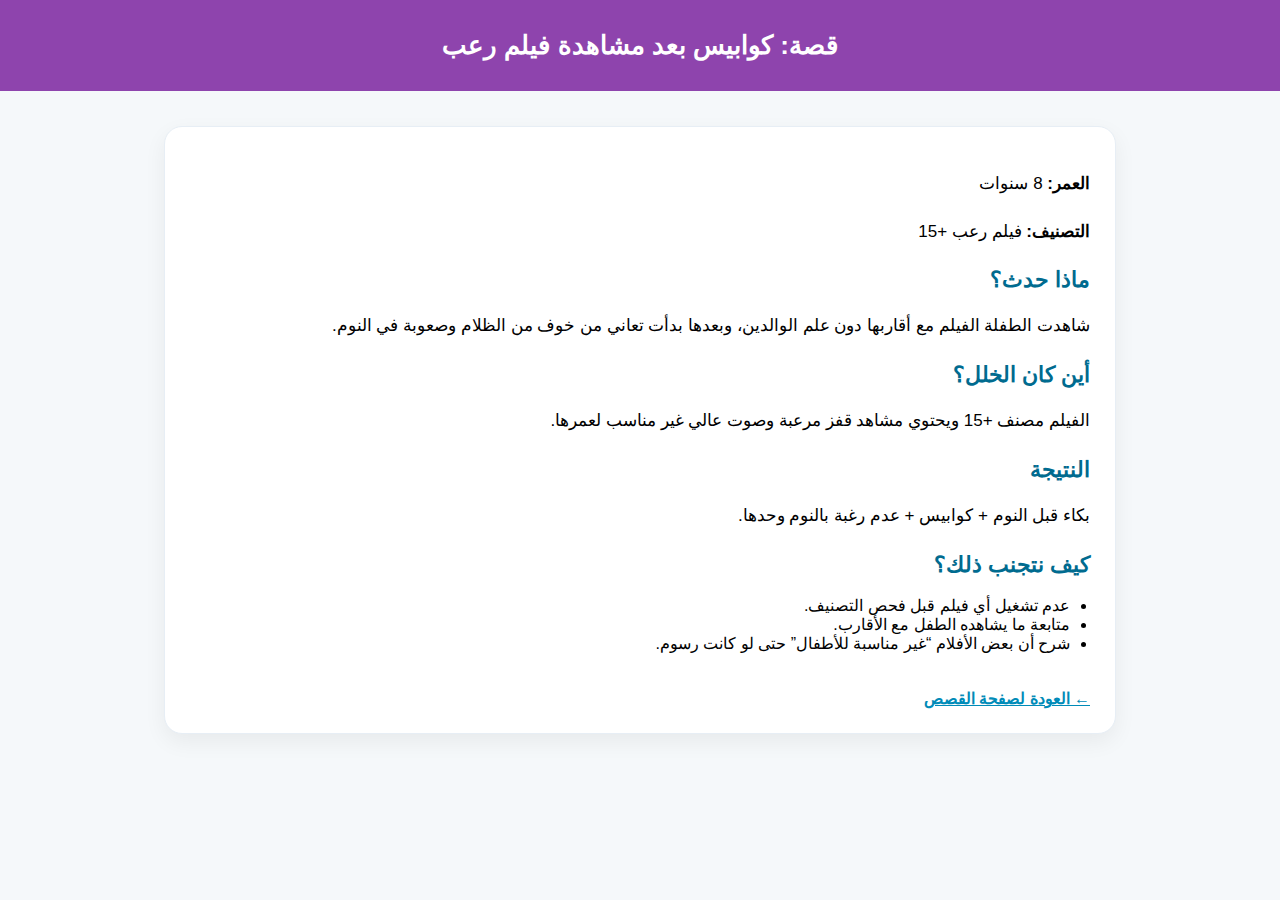
<file: story-3.html>
<!DOCTYPE html>
<html lang="ar" dir="rtl">
<head>
    <meta charset="UTF-8" />
    <meta name="viewport" content="width=device-width, initial-scale=1.0" />
    <title>قصة: كوابيس بعد فيلم رعب | التصنيف يحميك</title>

    <style>
        body{font-family:"Cairo",sans-serif;background:#f5f8fa;margin:0;padding:0;}
        header{background:#8e44ad;padding:30px;text-align:center;color:white;font-size:26px;font-weight:800;}
        .content{
            width:85%;max-width:900px;margin:35px auto;background:white;padding:25px;
            border-radius:18px;box-shadow:0 8px 22px rgba(0,0,0,0.06);border:1px solid #e7eef5;
        }
        h2{color:#006b8f;margin-top:20px;font-size:22px;}
        p{font-size:17px;line-height:1.8;}
        ul{padding-right:20px;}
        .back{display:inline-block;margin-top:20px;color:#008bb8;font-weight:700;}
        .back:hover{text-decoration:underline;}
    </style>
</head>

<body>

<header>قصة: كوابيس بعد مشاهدة فيلم رعب</header>

<div class="content">

    <p><strong>العمر:</strong> 8 سنوات</p>
    <p><strong>التصنيف:</strong> فيلم رعب +15</p>

    <h2>ماذا حدث؟</h2>
    <p>
        شاهدت الطفلة الفيلم مع أقاربها دون علم الوالدين،
        وبعدها بدأت تعاني من خوف من الظلام وصعوبة في النوم.
    </p>

    <h2>أين كان الخلل؟</h2>
    <p>الفيلم مصنف +15 ويحتوي مشاهد قفز مرعبة وصوت عالي غير مناسب لعمرها.</p>

    <h2>النتيجة</h2>
    <p>بكاء قبل النوم + كوابيس + عدم رغبة بالنوم وحدها.</p>

    <h2>كيف نتجنب ذلك؟</h2>
    <ul>
        <li>عدم تشغيل أي فيلم قبل فحص التصنيف.</li>
        <li>متابعة ما يشاهده الطفل مع الأقارب.</li>
        <li>شرح أن بعض الأفلام “غير مناسبة للأطفال” حتى لو كانت رسوم.</li>
    </ul>

    <a class="back" href="stories.html">← العودة لصفحة القصص</a>

</div>

</body>
</html>
</file>
<file: style.css>
/* ========= الأساسيات ========= */
:root {
  --blue-main: #009fd8;
  --blue-dark: #007dad;
  --bg-dark: #050b11;
  --bg-hero: #00a7dd;
  --bg-page: #f3f7fb;
  --text-main: #0b1320;
  --text-muted: #5b6a84;
  --white: #ffffff;
}

*,
*::before,
*::after {
  box-sizing: border-box;
}

html {
  scroll-behavior: smooth;
}

body {
  margin: 0;
  font-family: "Cairo", system-ui, -apple-system, BlinkMacSystemFont, sans-serif;
  direction: rtl;
  background: var(--bg-page);
  color: var(--text-main);
}

/* ثيمات */
body.theme-dark {
  background: #02060b;
  color: #e2ebff;
}

body.theme-dark .hero {
  background: linear-gradient(135deg, #0088c0, #00b7ff);
}

body.theme-dark .about-strip {
  background: #040a12;
  color: #dbe6ff;
}

body.theme-dark .site-header {
  background: #020509;
}

/* ========= الهيدر / الناف ========= */

.site-header {
  background: var(--bg-dark);
  color: var(--white);
  position: sticky;
  top: 0;
  z-index: 100;
  padding: 10px 0;
}

.nav-container {
  max-width: 1150px;
  margin: 0 auto;
  padding: 0 16px;
  display: flex;
  align-items: center;
  justify-content: space-between;
  gap: 24px;
}

/* الشعار */
.brand {
  display: inline-flex;
  align-items: center;
  gap: 12px;
  color: var(--white);
  text-decoration: none;
}

.brand-icon {
  width: 52px;
  height: 52px;
  border-radius: 999px;
  background: radial-gradient(circle at 30% 20%, #ffd08a, #ff8d51);
  display: flex;
  align-items: center;
  justify-content: center;
  font-size: 28px;
  box-shadow: 0 10px 20px rgba(0, 0, 0, 0.35);
}

.brand-text {
  display: flex;
  flex-direction: column;
  line-height: 1.1;
}

.brand-title {
  font-weight: 800;
  font-size: 22px;
}

.brand-tagline {
  font-size: 12px;
  opacity: 0.8;
}

/* الروابط */
.nav-links {
  display: flex;
  align-items: center;
  gap: 26px;
  font-size: 17px;
}

.nav-link {
  position: relative;
  color: #c6d2ff;
  text-decoration: none;
  transition: color 0.2s ease;
}

.nav-link:hover {
  color: #ffffff;
}

/* الزر الأزرق للرابط الحالي */
.nav-link.current-link {
  padding: 10px 24px;
  border-radius: 999px;
  background: var(--blue-main);
  color: #ffffff;
  font-weight: 700;
  box-shadow: 0 10px 25px rgba(0, 159, 216, 0.4);
}

/* زر الثيم */
.mode-toggle {
  border: 1px solid rgba(255, 255, 255, 0.18);
  border-radius: 999px;
  padding: 6px 14px;
  display: inline-flex;
  align-items: center;
  gap: 8px;
  font-size: 14px;
  color: #e7f0ff;
  background: rgba(255, 255, 255, 0.04);
  cursor: pointer;
  transition: background 0.2s ease, border-color 0.2s ease;
}

.mode-toggle:hover {
  background: rgba(255, 255, 255, 0.08);
  border-color: rgba(255, 255, 255, 0.3);
}

/* زر منيو الموبايل */
.nav-toggle {
  display: none;
  width: 44px;
  height: 44px;
  border-radius: 999px;
  border: 1px solid rgba(255, 255, 255, 0.2);
  background: rgba(255, 255, 255, 0.02);
  cursor: pointer;
  align-items: center;
  justify-content: center;
  flex-direction: column;
  gap: 5px;
  padding: 0;
}

.nav-toggle span {
  width: 22px;
  height: 2px;
  border-radius: 999px;
  background: #ffffff;
  transition: transform 0.2s ease, opacity 0.2s ease;
}

/* شكل X عند الفتح */
.nav-toggle.nav-open span:nth-child(1) {
  transform: translateY(7px) rotate(45deg);
}
.nav-toggle.nav-open span:nth-child(2) {
  opacity: 0;
}
.nav-toggle.nav-open span:nth-child(3) {
  transform: translateY(-7px) rotate(-45deg);
}

/* ========= الهيرو ========= */

.hero {
  background: var(--bg-hero);
  color: #ffffff;
  padding: 80px 16px 70px;
}

.hero-inner {
  max-width: 1150px;
  margin: 0 auto;
}

.hero-badge {
  display: inline-flex;
  align-items: center;
  gap: 6px;
  padding: 5px 12px;
  border-radius: 999px;
  background: rgba(0, 0, 0, 0.12);
  font-size: 12px;
  margin-bottom: 18px;
}

.hero-title {
  font-size: 40px;
  line-height: 1.3;
  margin: 0 0 16px;
  font-weight: 800;
}

.hero-text {
  max-width: 650px;
  font-size: 18px;
  line-height: 1.8;
  margin: 0 0 30px;
}

.hero-actions {
  display: flex;
  flex-wrap: wrap;
  gap: 12px;
}

/* أزرار */
.btn {
  display: inline-flex;
  align-items: center;
  justify-content: center;
  gap: 8px;
  padding: 12px 22px;
  border-radius: 999px;
  font-size: 15px;
  text-decoration: none;
  border: none;
  cursor: pointer;
  transition: transform 0.15s ease, box-shadow 0.15s ease, background 0.15s ease,
    color 0.15s ease;
}

.btn-primary {
  background: #ffd15c;
  color: #2b1700;
  font-weight: 700;
  box-shadow: 0 10px 25px rgba(0, 0, 0, 0.25);
}

.btn-primary:hover {
  transform: translateY(-1px);
  box-shadow: 0 14px 30px rgba(0, 0, 0, 0.35);
}

.btn-ghost {
  background: transparent;
  color: #ffffff;
  border: 1px solid rgba(255, 255, 255, 0.6);
}

.btn-ghost:hover {
  background: rgba(255, 255, 255, 0.1);
}

/* ========= تعريف قصير بالموقع ========= */

.about-strip {
  background: #f5f8fc;
  padding: 40px 16px 50px;
}

.about-inner {
  max-width: 900px;
  margin: 0 auto;
  text-align: center;
}

.about-inner h2 {
  margin: 0 0 10px;
  font-size: 24px;
}

.about-inner p {
  margin: 0;
  font-size: 16px;
  line-height: 1.9;
  color: var(--text-muted);
}

/* ========= الفوتر ========= */

.site-footer {
  text-align: center;
  padding: 20px 16px 30px;
  font-size: 13px;
  color: #7a88a4;
}

/* ========= موبايل ========= */

@media (max-width: 900px) {
  .hero-title {
    font-size: 30px;
  }
  .hero-text {
    font-size: 16px;
  }
}

@media (max-width: 720px) {
  .nav-container {
    justify-content: space-between;
  }

  .nav-links {
    position: fixed;
    inset: 0 0 0 0;
    background: rgba(5, 11, 17, 0.98);
    backdrop-filter: blur(10px);
    flex-direction: column;
    justify-content: flex-start;
    align-items: center;
    padding-top: 110px;
    padding-bottom: 40px;
    gap: 22px;
    transform: translateY(-100%);
    transition: transform 0.25s ease;
  }

  .nav-links.nav-open {
    transform: translateY(0);
  }

  .nav-link,
  .mode-toggle {
    font-size: 18px;
  }

  .nav-link.current-link {
    box-shadow: none;
  }

  .nav-toggle {
    display: inline-flex;
  }

  .hero {
    padding-top: 40px;
  }

  .hero-actions {
    flex-direction: column;
    align-items: stretch;
  }

  .about-inner h2 {
    font-size: 20px;
  }
}
</file>
